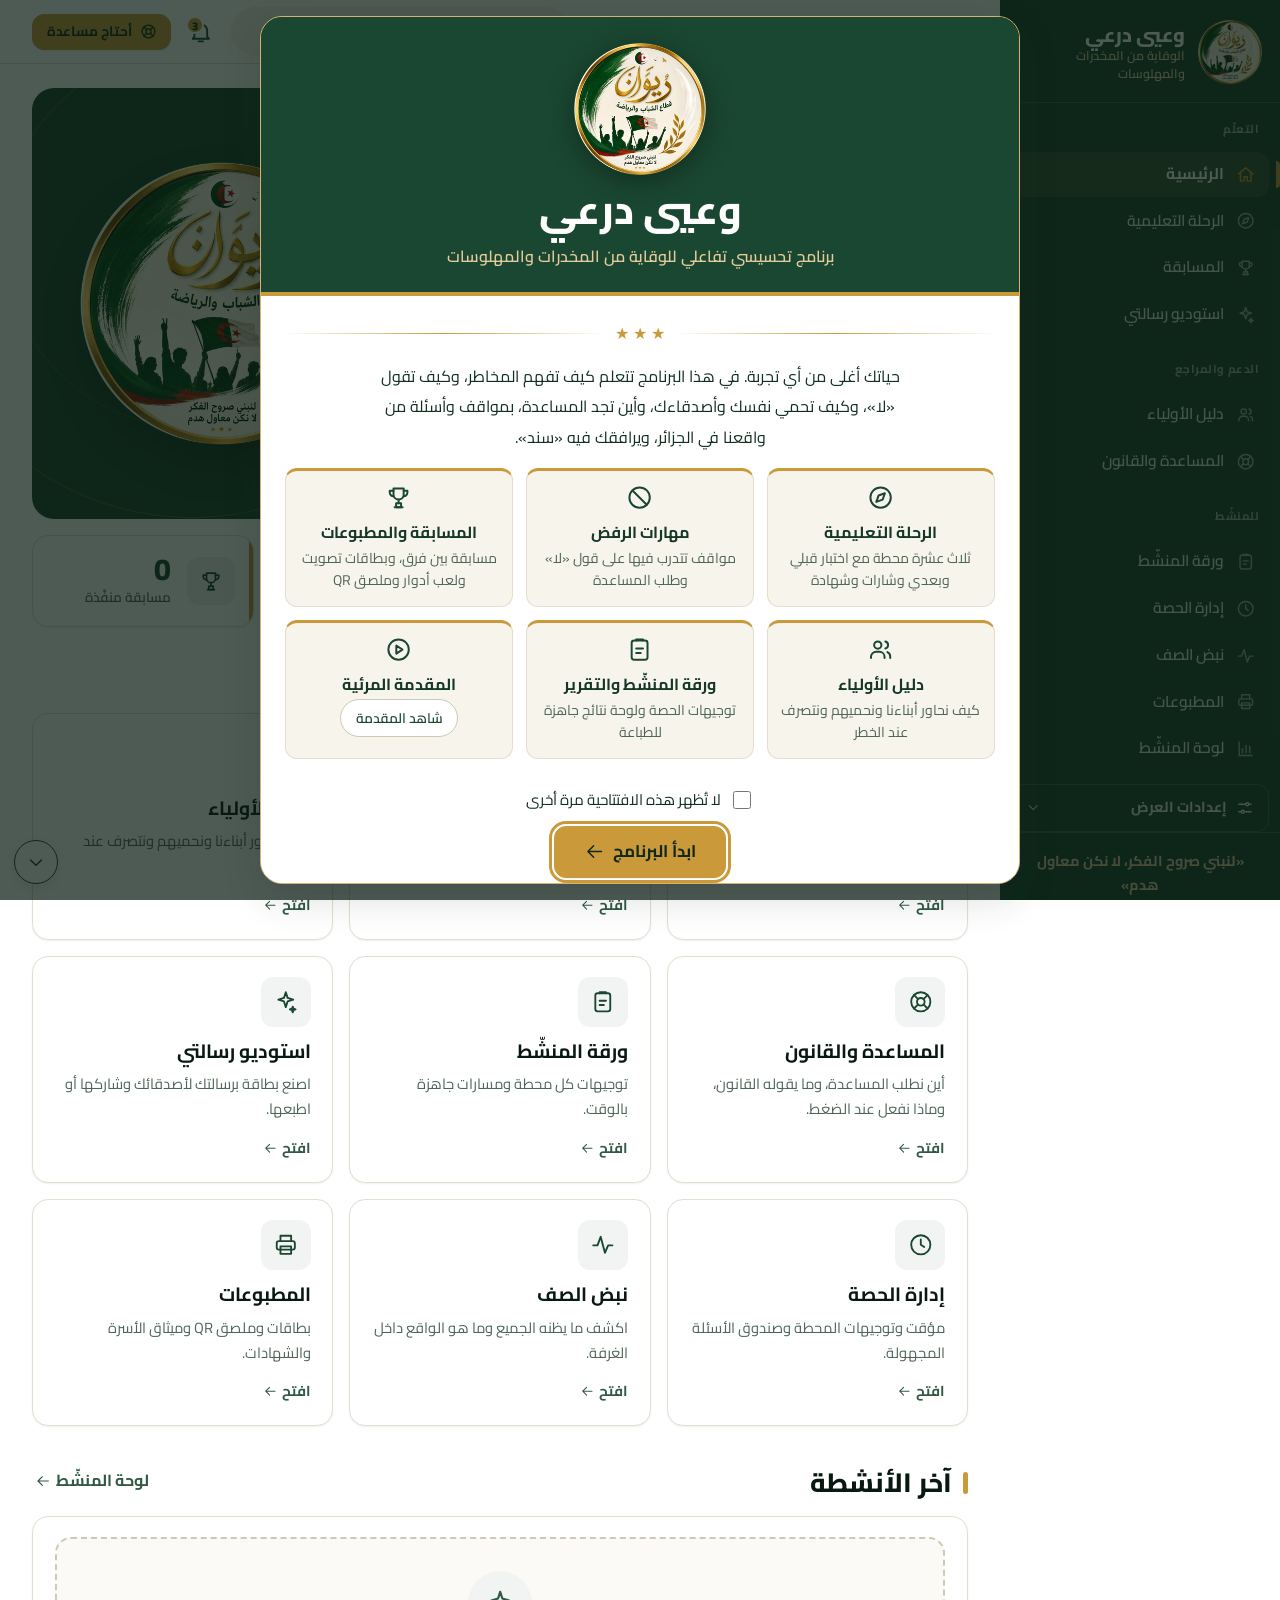
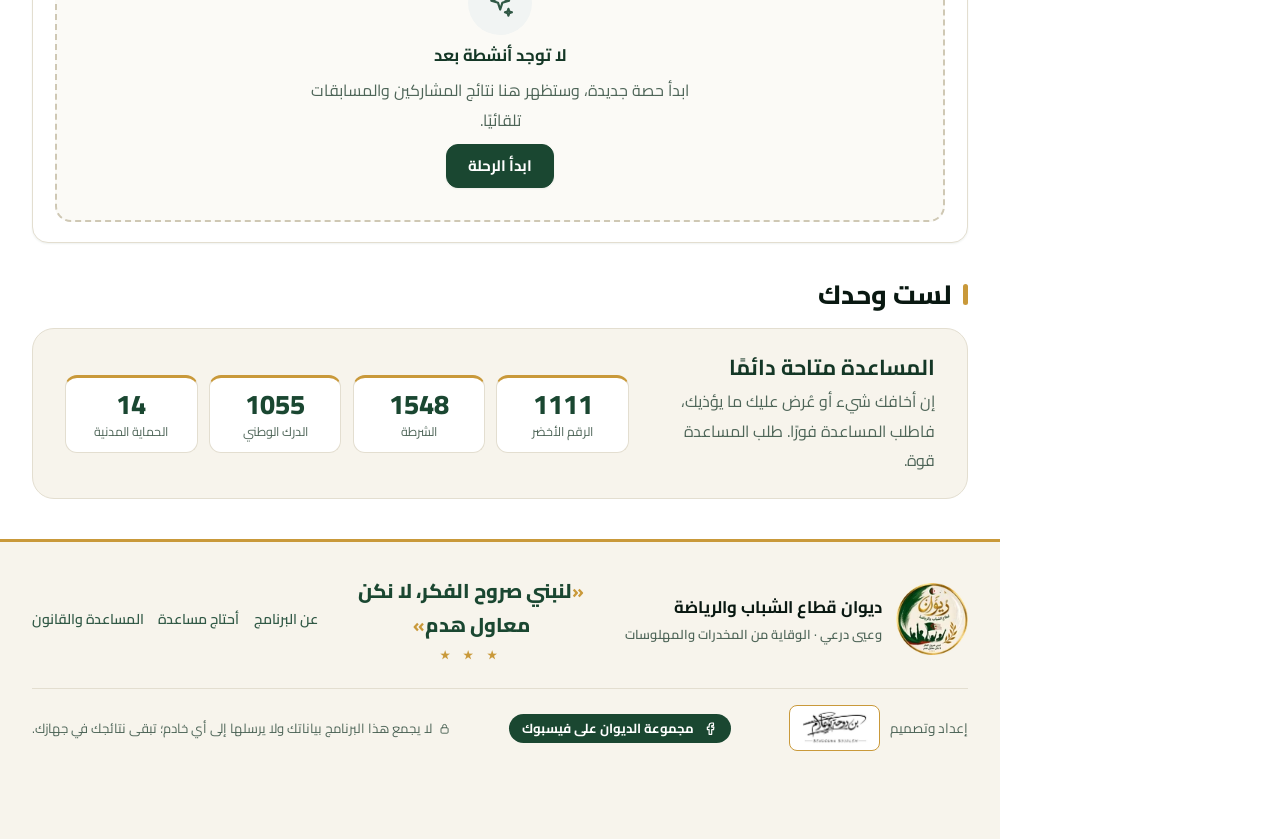
<file: index.html>
<!DOCTYPE html>
<html lang="ar" dir="rtl">
<head>
<meta charset="utf-8">
<meta name="viewport" content="width=device-width, initial-scale=1, viewport-fit=cover">
<title>وعيي درعي — الوقاية من المخدرات والمهلوسات</title>
<meta name="description" content="برنامج تحسيسي تفاعلي للوقاية من المخدرات والمهلوسات، موجّه للأطفال والشباب، من ديوان قطاع الشباب والرياضة.">
<meta name="theme-color" content="#1a4731">
<meta property="og:type" content="website">
<meta property="og:locale" content="ar_DZ">
<meta property="og:title" content="وعيي درعي — الوقاية من المخدرات والمهلوسات">
<meta property="og:description" content="رحلة تفاعلية من 13 محطة، واختبار قبلي وبعدي، ومسابقة بين الفرق، وميثاق للأسرة، وشهادة.">
<meta property="og:url" content="https://antaraabsi-svg.github.io/drugs-prevention/">
<meta property="og:image" content="https://antaraabsi-svg.github.io/drugs-prevention/assets/img/og.jpg">
<meta property="og:image:width" content="1200">
<meta property="og:image:height" content="630">
<meta name="twitter:card" content="summary_large_image">
<link rel="icon" type="image/png" sizes="32x32" href="assets/img/favicon-32.png">
<link rel="apple-touch-icon" href="assets/img/apple-touch-icon.png">
<!--PWA-HEAD--><link rel="manifest" href="manifest.webmanifest"><!--/PWA-HEAD-->
<link rel="preconnect" href="https://fonts.googleapis.com">
<link rel="preconnect" href="https://fonts.gstatic.com" crossorigin>
<link href="https://fonts.googleapis.com/css2?family=Cairo:wght@400;600;700;800&display=swap" rel="stylesheet">
<link rel="stylesheet" href="assets/css/tokens.css">
<link rel="stylesheet" href="assets/css/base.css">
<link rel="stylesheet" href="assets/css/layout.css">
<link rel="stylesheet" href="assets/css/components.css">
<link rel="stylesheet" href="assets/css/pages.css">
<link rel="stylesheet" href="assets/css/print.css">
</head>
<body>
<a class="skip" href="#app">تخطَّ إلى المحتوى</a>

<div class="app">
  <!-- ========== الشريط الجانبي ========== -->
  <aside class="sidebar" id="sidebar" aria-label="القائمة الرئيسية">
    <a class="sb-brand" href="#" data-act="mode" data-v="home" aria-label="الصفحة الرئيسية">
      <img src="assets/img/logo-96.webp" srcset="assets/img/logo-96.webp 1x, assets/img/logo-192.webp 2x" width="64" height="64" alt="شعار ديوان قطاع الشباب والرياضة">
      <span><b>وعيي درعي</b><small>الوقاية من المخدرات والمهلوسات</small></span>
    </a>
    <div class="sb-label">التعلّم</div>
    <nav class="sb-nav" aria-label="التعلّم">
      <button class="nav-item" id="tHome" data-act="mode" data-v="home" aria-pressed="true"><svg class="ic" aria-hidden="true"><use href="#i-home"/></svg>الرئيسية</button>
      <button class="nav-item" id="tProg" data-act="mode" data-v="prog" aria-pressed="false"><svg class="ic" aria-hidden="true"><use href="#i-compass"/></svg>الرحلة التعليمية</button>
      <button class="nav-item" id="tCt" data-act="mode" data-v="contest" aria-pressed="false"><svg class="ic" aria-hidden="true"><use href="#i-trophy"/></svg>المسابقة</button>
      <button class="nav-item" id="tStudio" data-act="mode" data-v="studio" aria-pressed="false"><svg class="ic" aria-hidden="true"><use href="#i-sparkle"/></svg>استوديو رسالتي</button>
    </nav>
    <div class="sb-label">الدعم والمراجع</div>
    <nav class="sb-nav" aria-label="الدعم والمراجع">
      <button class="nav-item" id="tPar" data-act="mode" data-v="parents" aria-pressed="false"><svg class="ic" aria-hidden="true"><use href="#i-users"/></svg>دليل الأولياء</button>
      <button class="nav-item" id="tRef" data-act="mode" data-v="ref" aria-pressed="false"><svg class="ic" aria-hidden="true"><use href="#i-life-buoy"/></svg>المساعدة والقانون</button>
    </nav>
    <div class="sb-label">للمنشّط</div>
    <nav class="sb-nav" aria-label="للمنشّط">
      <button class="nav-item" id="tFac" data-act="mode" data-v="fac" aria-pressed="false"><svg class="ic" aria-hidden="true"><use href="#i-clipboard"/></svg>ورقة المنشّط</button>
      <button class="nav-item" id="tLive" data-act="mode" data-v="live" aria-pressed="false"><svg class="ic" aria-hidden="true"><use href="#i-clock"/></svg>إدارة الحصة</button>
      <button class="nav-item" id="tPulse" data-act="mode" data-v="pulse" aria-pressed="false"><svg class="ic" aria-hidden="true"><use href="#i-activity"/></svg>نبض الصف</button>
      <button class="nav-item" id="tKit" data-act="mode" data-v="kit" aria-pressed="false"><svg class="ic" aria-hidden="true"><use href="#i-printer"/></svg>المطبوعات</button>
      <button class="nav-item" id="tRep" data-act="mode" data-v="report" aria-pressed="false"><svg class="ic" aria-hidden="true"><use href="#i-chart"/></svg>لوحة المنشّط</button>
    </nav>
    <details class="sb-tools">
      <summary><svg class="ic" aria-hidden="true"><use href="#i-sliders"/></svg>إعدادات العرض<svg class="ic chev sm" aria-hidden="true"><use href="#i-chevron-d"/></svg></summary>
      <div class="optb" role="group" aria-label="خيارات العرض">
        <button class="pill" id="bAbout" data-act="spopen" title="عرض الافتتاحية">عن البرنامج</button>
        <button class="pill" id="bDz" data-act="tg" data-k="dz" aria-pressed="false" title="عرض رسائل المحادثة بالدارجة الجزائرية">الدارجة</button>
        <button class="pill" id="bSnd" data-act="tg" data-k="snd" aria-pressed="false">الصوت</button>
        <button class="pill" id="bShuf" data-act="tg" data-k="shuf" aria-pressed="true" title="خلط ترتيب الأسئلة والخيارات">ترتيب عشوائي</button>
        <button class="pill" id="bHc" data-act="tg" data-k="hc" aria-pressed="false">تباين عالٍ</button>
        <button class="pill" id="bFn" data-act="tg" data-k="fnotes" aria-pressed="false">ملاحظات المنشّط</button>
        <button class="pill" id="bStage" data-act="tg" data-k="stage" aria-pressed="false" title="تكبير الخط للعرض أمام المجموعة">وضع العرض</button>
        <button class="pill" id="bFsm" data-act="fs" data-d="-1" aria-label="تصغير الخط" title="تصغير الخط">أ−</button>
        <button class="pill" id="bFsp" data-act="fs" data-d="1" aria-label="تكبير الخط" title="تكبير الخط">أ+</button>
        <button class="pill" id="bReset"><svg class="ic sm" aria-hidden="true"><use href="#i-refresh"/></svg>إعادة البدء</button>
      </div>
    </details>
    <div class="sb-foot">
      <q>لنبني صروح الفكر، لا نكن معاول هدم</q>
      <div class="stars" aria-hidden="true">★ ★ ★</div>
    </div>
  </aside>
  <div class="drawer-back" id="drawerBack" data-act="drawer" aria-hidden="true"></div>

  <!-- ========== العمود الرئيسي ========== -->
  <div class="main-col">
    <header class="topbar">
      <button class="icon-btn menu-btn" id="menuBtn" data-act="drawer" aria-label="فتح القائمة" aria-controls="sidebar" aria-expanded="false"><svg class="ic lg" aria-hidden="true"><use href="#i-menu"/></svg></button>
      <img class="tb-logo" src="assets/img/logo-96.webp" width="40" height="40" alt="">
      <nav class="crumbs" id="crumbs" aria-label="مسار التنقل"></nav>
      <span class="tb-space"></span>
      <div class="tb-actions">
        <div class="search" id="gsWrap" role="search">
          <button class="icon-btn gs-toggle" type="button" data-act="gstoggle" aria-label="بحث" aria-expanded="false"><svg class="ic lg" aria-hidden="true"><use href="#i-search"/></svg></button>
          <svg class="ic" aria-hidden="true"><use href="#i-search"/></svg>
          <input type="search" id="gs" data-act="gsq" placeholder="ابحث في البرنامج…" aria-label="بحث في البرنامج" autocomplete="off">
          <div class="search-res" id="gsRes" hidden></div>
        </div>
        <div class="nf-wrap">
          <button class="icon-btn" id="nfBtn" data-act="nf" aria-label="الإشعارات" aria-expanded="false"><svg class="ic lg" aria-hidden="true"><use href="#i-bell"/></svg><span class="nf-dot" id="nfDot" hidden>0</span></button>
          <div class="nf-panel" id="nfPanel" hidden></div>
        </div>
        <button class="btn gold sm" data-act="hpopen"><svg class="ic" aria-hidden="true"><use href="#i-life-buoy"/></svg><span class="btn-label">أحتاج مساعدة</span></button>
      </div>
    </header>

    <main class="page">
      <nav class="track-wrap" aria-label="محطات الرحلة"><div class="track" id="track"></div></nav>
      <section id="app" aria-live="polite" tabindex="-1">
        <div class="skeleton sk-title"></div><div class="skeleton sk-line"></div><div class="skeleton sk-line" style="width:70%"></div><div class="skeleton sk-block"></div>
      </section>
    </main>

    <footer class="site-footer">
      <div class="sf-in">
        <div class="sf-brand">
          <img src="assets/img/logo-96.webp" srcset="assets/img/logo-96.webp 1x, assets/img/logo-192.webp 2x" width="72" height="72" alt="شعار ديوان قطاع الشباب والرياضة">
          <div><b>ديوان قطاع الشباب والرياضة</b><small>وعيي درعي · الوقاية من المخدرات والمهلوسات</small></div>
        </div>
        <div class="sf-slogan"><q>لنبني صروح الفكر، لا نكن معاول هدم</q><span class="stars" aria-hidden="true">★ ★ ★</span></div>
        <div class="sf-links">
          <a href="#" data-act="spopen">عن البرنامج</a>
          <a href="#" data-act="hpopen">أحتاج مساعدة</a>
          <a href="#" data-act="mode" data-v="ref">المساعدة والقانون</a>
        </div>
        <div class="sf-sig">
          <div class="made"><span>إعداد وتصميم</span><img class="sigsm" src="assets/img/signature.jpg" alt="توقيع بن دوحة بوعلام"></div>
          <a class="fbbtn sm" href="https://www.facebook.com/groups/www.diwan.js1236" target="_blank" rel="noopener noreferrer" aria-label="مجموعة ديوان قطاع الشباب والرياضة على فيسبوك"><svg class="ic fbi" aria-hidden="true"><use href="#i-facebook"/></svg><span>مجموعة الديوان على فيسبوك</span></a>
          <div class="priv"><svg class="ic sm" aria-hidden="true"><use href="#i-lock"/></svg>لا يجمع هذا البرنامج بياناتك ولا يرسلها إلى أي خادم؛ تبقى نتائجك في جهازك.</div>
        </div>
      </div>
    </footer>
  </div>
</div>

<!-- ========== فيديو المدخل ========== -->
<div class="vintro" id="vintro" role="dialog" aria-modal="true" aria-label="فيديو افتتاحي" hidden>
 <video id="vvid" playsinline webkit-playsinline preload="auto"></video>
 <button class="vi-btn" id="vsnd" data-act="vsound" hidden><svg class="ic" aria-hidden="true"><use href="#i-volume"/></svg>تشغيل الصوت</button>
 <button class="vi-btn" id="vskip" data-act="vskip">تخطّي المقدمة<svg class="ic" aria-hidden="true"><use href="#i-chevron-l"/></svg></button>
</div>

<!-- ========== شاشة الدخول (الافتتاحية) ========== -->
<div class="modal" id="splash" role="dialog" aria-modal="true" aria-labelledby="spT" hidden>
 <div class="modal-card">
  <div class="modal-head">
   <img class="m-logo" src="assets/img/logo-256.webp" width="132" height="132" alt="شعار ديوان قطاع الشباب والرياضة">
   <h2 id="spT">وعيي درعي</h2>
   <p>برنامج تحسيسي تفاعلي للوقاية من المخدرات والمهلوسات</p>
  </div>
  <div class="modal-body">
   <div class="m-div" aria-hidden="true">★ ★ ★</div>
   <p class="m-p">حياتك أغلى من أي تجربة. في هذا البرنامج تتعلم كيف تفهم المخاطر، وكيف تقول «لا»، وكيف تحمي نفسك وأصدقاءك، وأين تجد المساعدة، بمواقف وأسئلة من واقعنا في الجزائر، ويرافقك فيه «سند».</p>
   <div class="m-grid">
    <div class="m-it"><svg class="ic" aria-hidden="true"><use href="#i-compass"/></svg><b>الرحلة التعليمية</b><span>ثلاث عشرة محطة مع اختبار قبلي وبعدي وشارات وشهادة</span></div>
    <div class="m-it"><svg class="ic" aria-hidden="true"><use href="#i-ban"/></svg><b>مهارات الرفض</b><span>مواقف تتدرب فيها على قول «لا» وطلب المساعدة</span></div>
    <div class="m-it"><svg class="ic" aria-hidden="true"><use href="#i-trophy"/></svg><b>المسابقة والمطبوعات</b><span>مسابقة بين فرق، وبطاقات تصويت ولعب أدوار وملصق QR</span></div>
    <div class="m-it"><svg class="ic" aria-hidden="true"><use href="#i-users"/></svg><b>دليل الأولياء</b><span>كيف نحاور أبناءنا ونحميهم ونتصرف عند الخطر</span></div>
    <div class="m-it"><svg class="ic" aria-hidden="true"><use href="#i-clipboard"/></svg><b>ورقة المنشّط والتقرير</b><span>توجيهات الحصة ولوحة نتائج جاهزة للطباعة</span></div>
    <div class="m-it"><svg class="ic" aria-hidden="true"><use href="#i-play"/></svg><b>المقدمة المرئية</b><span><button class="pill" data-act="invopen">شاهد المقدمة</button></span></div>
   </div>
   <div class="m-foot">
   <label class="m-chk"><input type="checkbox" id="spNo"> لا تُظهر هذه الافتتاحية مرة أخرى</label>
   <div class="m-act"><button class="btn gold lg" id="spGo" data-act="spclose">ابدأ البرنامج<svg class="ic" aria-hidden="true"><use href="#i-arrow-l"/></svg></button></div>
   </div>
   <div class="m-sig"><span>إعداد وتصميم</span><img class="sigsm" src="assets/img/signature.jpg" alt="توقيع بن دوحة بوعلام"></div>
  </div>
 </div>
</div>

<!-- ========== نافذة «أحتاج مساعدة» ========== -->
<button class="fab" id="fab" data-act="hpopen" aria-label="أحتاج مساعدة"><svg class="ic lg" aria-hidden="true"><use href="#i-life-buoy"/></svg><span class="fabt">أحتاج مساعدة</span></button>
<div class="modal help" id="helpdlg" role="dialog" aria-modal="true" aria-labelledby="hpT" hidden>
 <div class="modal-card sm">
  <button class="modal-x" id="hpX" data-act="hpclose" aria-label="إغلاق"><svg class="ic" aria-hidden="true"><use href="#i-x"/></svg></button>
  <div class="modal-head"><h2 id="hpT" style="font-size:1.8rem">أحتاج مساعدة</h2><p>إذا أخافك شيء أو عُرض عليك ما يؤذيك فأنت لست وحدك</p></div>
  <div class="modal-body">
   <ol class="hpsteps"><li><b>ارفض.</b> قل «لا» بوضوح، ولا تأخذ ولا تجرّب شيئًا.</li><li><b>ابتعد.</b> غادر المكان إلى مكان فيه كبار.</li><li><b>أخبر.</b> تحدث فورًا إلى شخص بالغ تثق به: أحد الوالدين أو المعلم أو المرشد.</li><li><b>بلّغ.</b> اتصل بالجهات المختصة، وفي الحالات الطارئة اتصل بالحماية المدنية.</li></ol>
   <div class="hpnums"><a href="tel:1111"><b>1111</b><span>الرقم الأخضر (مجاني، ليلًا ونهارًا)</span></a><a href="tel:1548"><b>1548</b><span>الشرطة</span></a><a href="tel:1055"><b>1055</b><span>الدرك الوطني</span></a><a href="tel:14"><b>14</b><span>الحماية المدنية (الحالات الطارئة)</span></a></div>
   <p class="hpnote">طلب المساعدة قوة، والعلاج المبكر ينجح.</p>
  </div>
 </div>
</div>

<!-- ========== عناصر عائمة ========== -->
<nav class="fnav" id="fnav" aria-label="التنقل بين المحطات" hidden><button id="fnPrev" data-act="prev"><svg class="ic sm" aria-hidden="true"><use href="#i-chevron-r"/></svg>السابق</button><span class="fnp" id="fnPos"></span><button id="fnNext" data-act="next">التالي<svg class="ic sm" aria-hidden="true"><use href="#i-chevron-l"/></svg></button></nav>
<div class="ctboard" id="ctboard" role="dialog" aria-modal="true" aria-label="الترتيب المباشر" hidden></div>
<div class="scrl" id="scrl"><button id="sUp" data-act="stop" aria-label="إلى أعلى الصفحة" title="إلى الأعلى" hidden><svg class="ic" aria-hidden="true"><use href="#i-chevron-u"/></svg></button><button id="sDn" data-act="sbot" aria-label="إلى أسفل الصفحة" title="إلى الأسفل" hidden><svg class="ic" aria-hidden="true"><use href="#i-chevron-d"/></svg></button></div>
<div class="toast" id="toast" role="status" aria-live="polite" hidden></div>
<div id="printcert"></div><div id="printkit"></div>

<script src="assets/js/icons.js"></script>
<script src="assets/js/qr.js"></script>
<script src="assets/js/data.js"></script>
<script src="assets/js/app.js"></script>
<!--PWA-REG--><script src="assets/js/pwa.js"></script><!--/PWA-REG-->
</body>
</html>
</file>
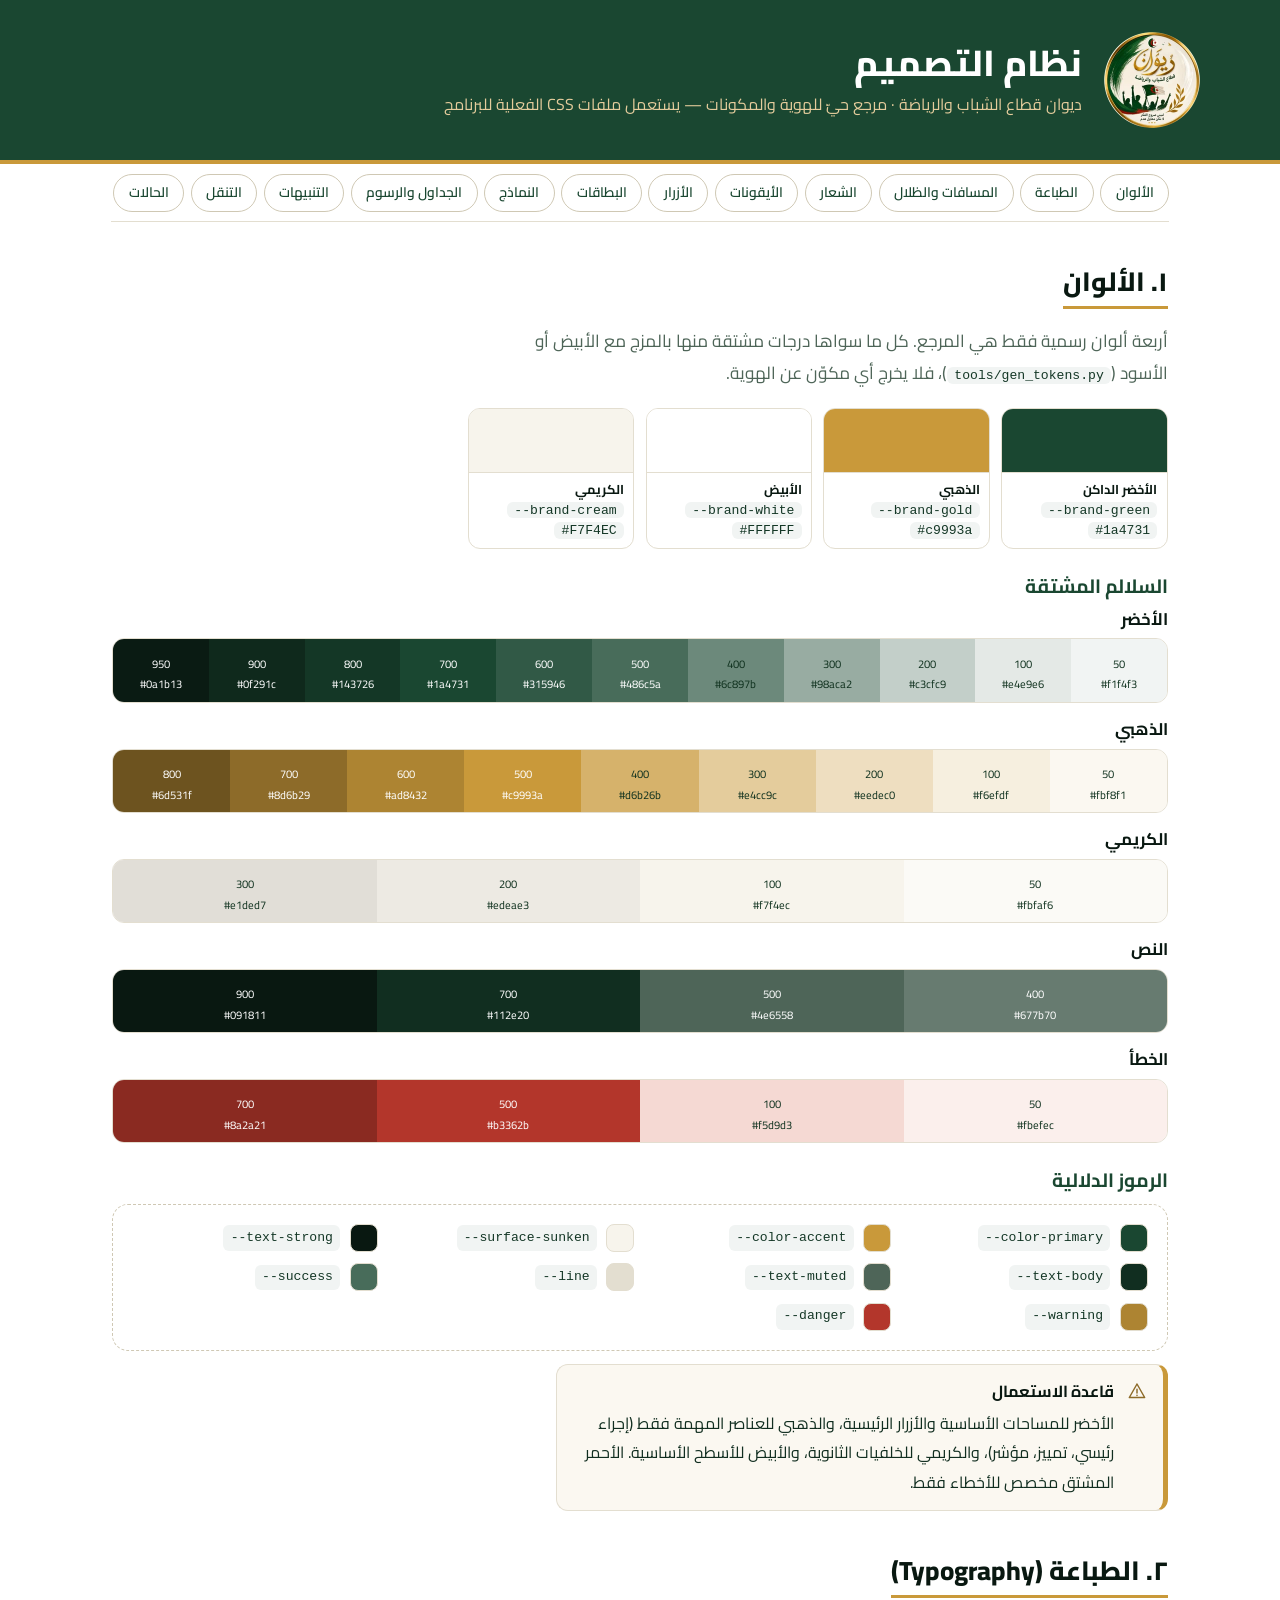
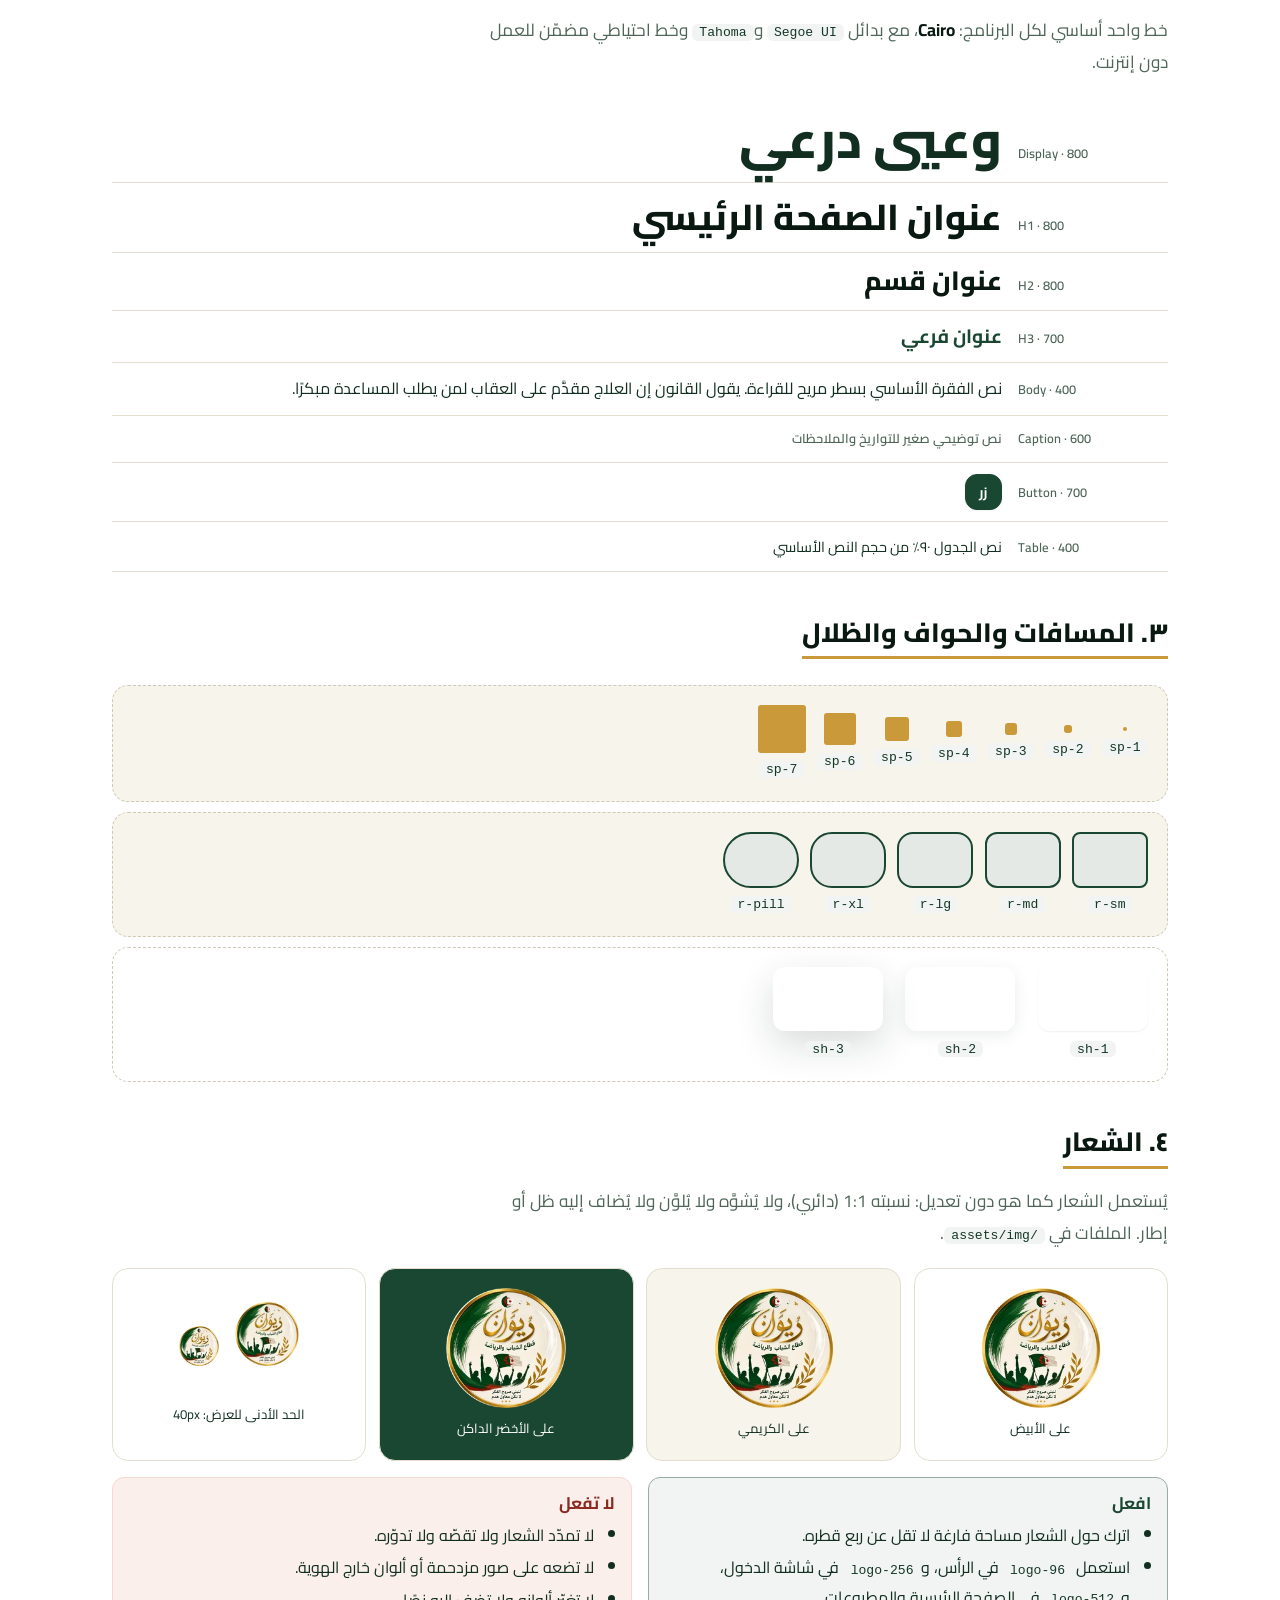
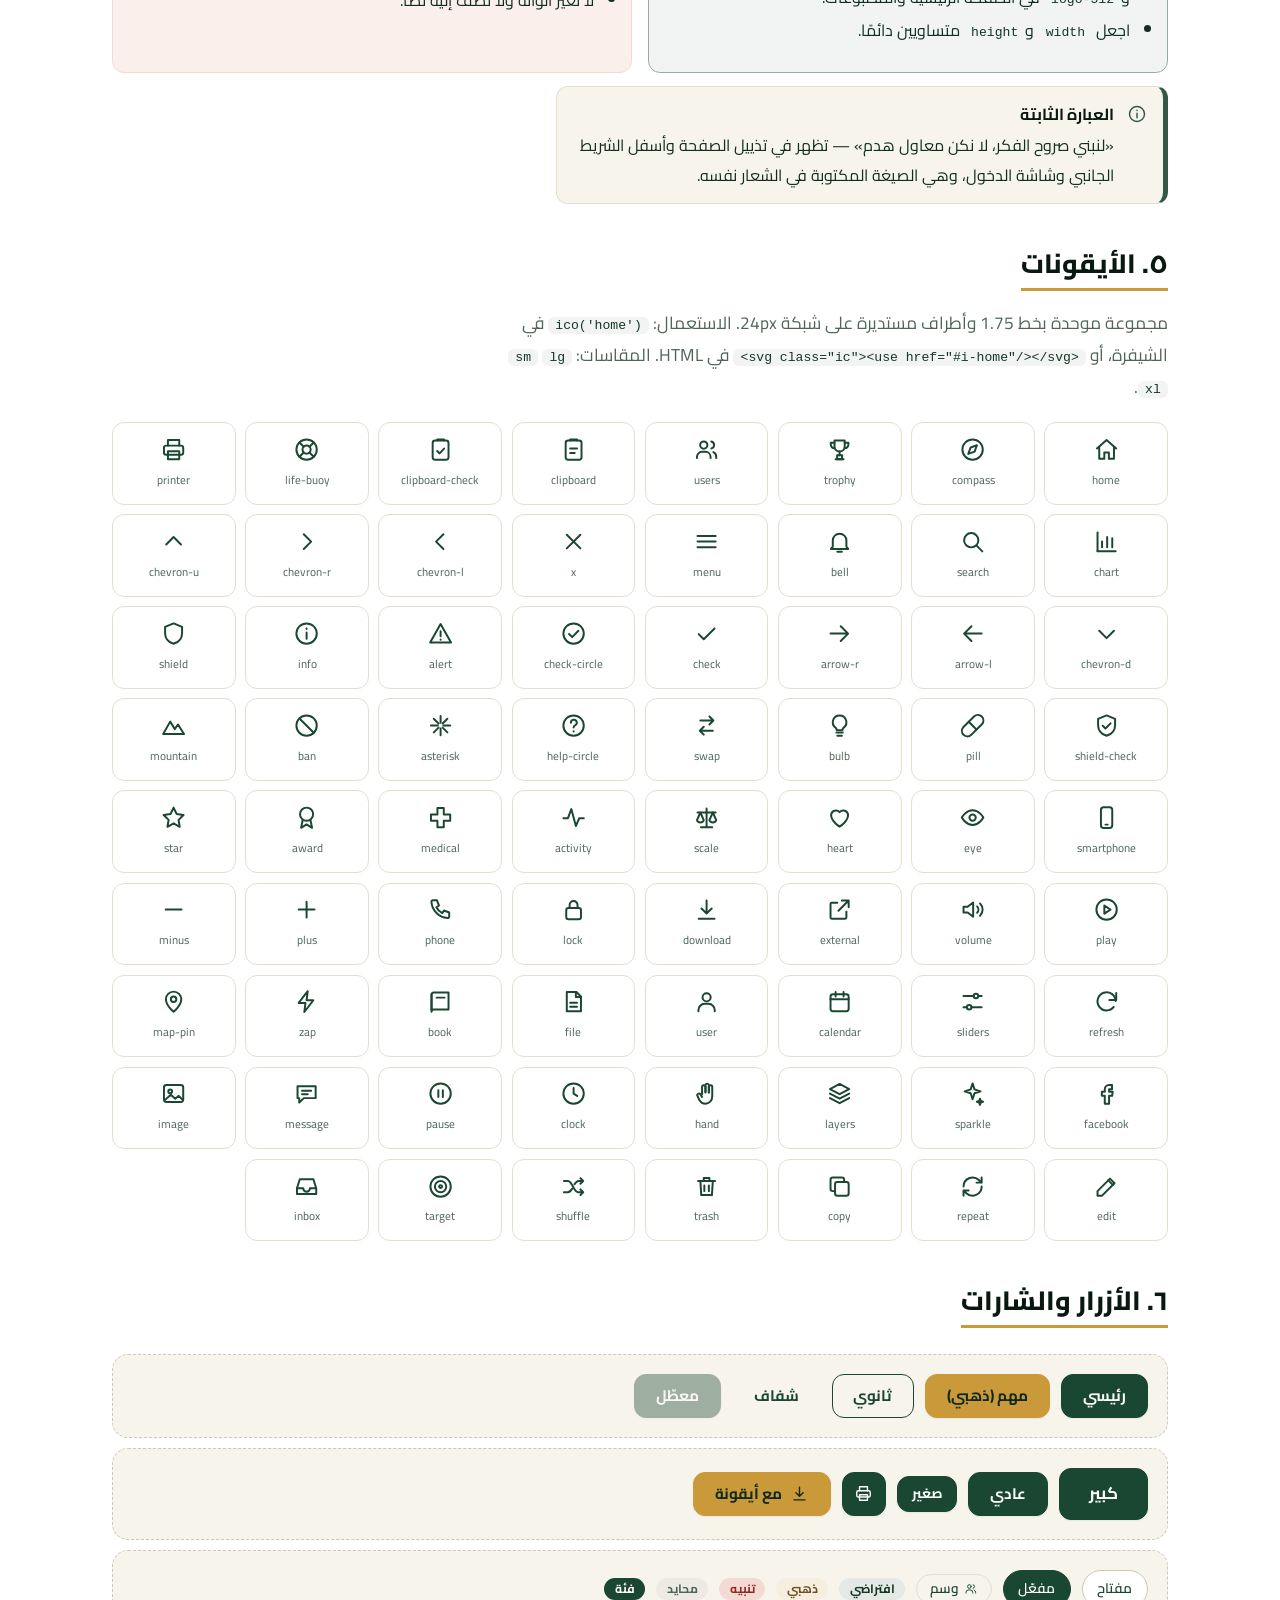
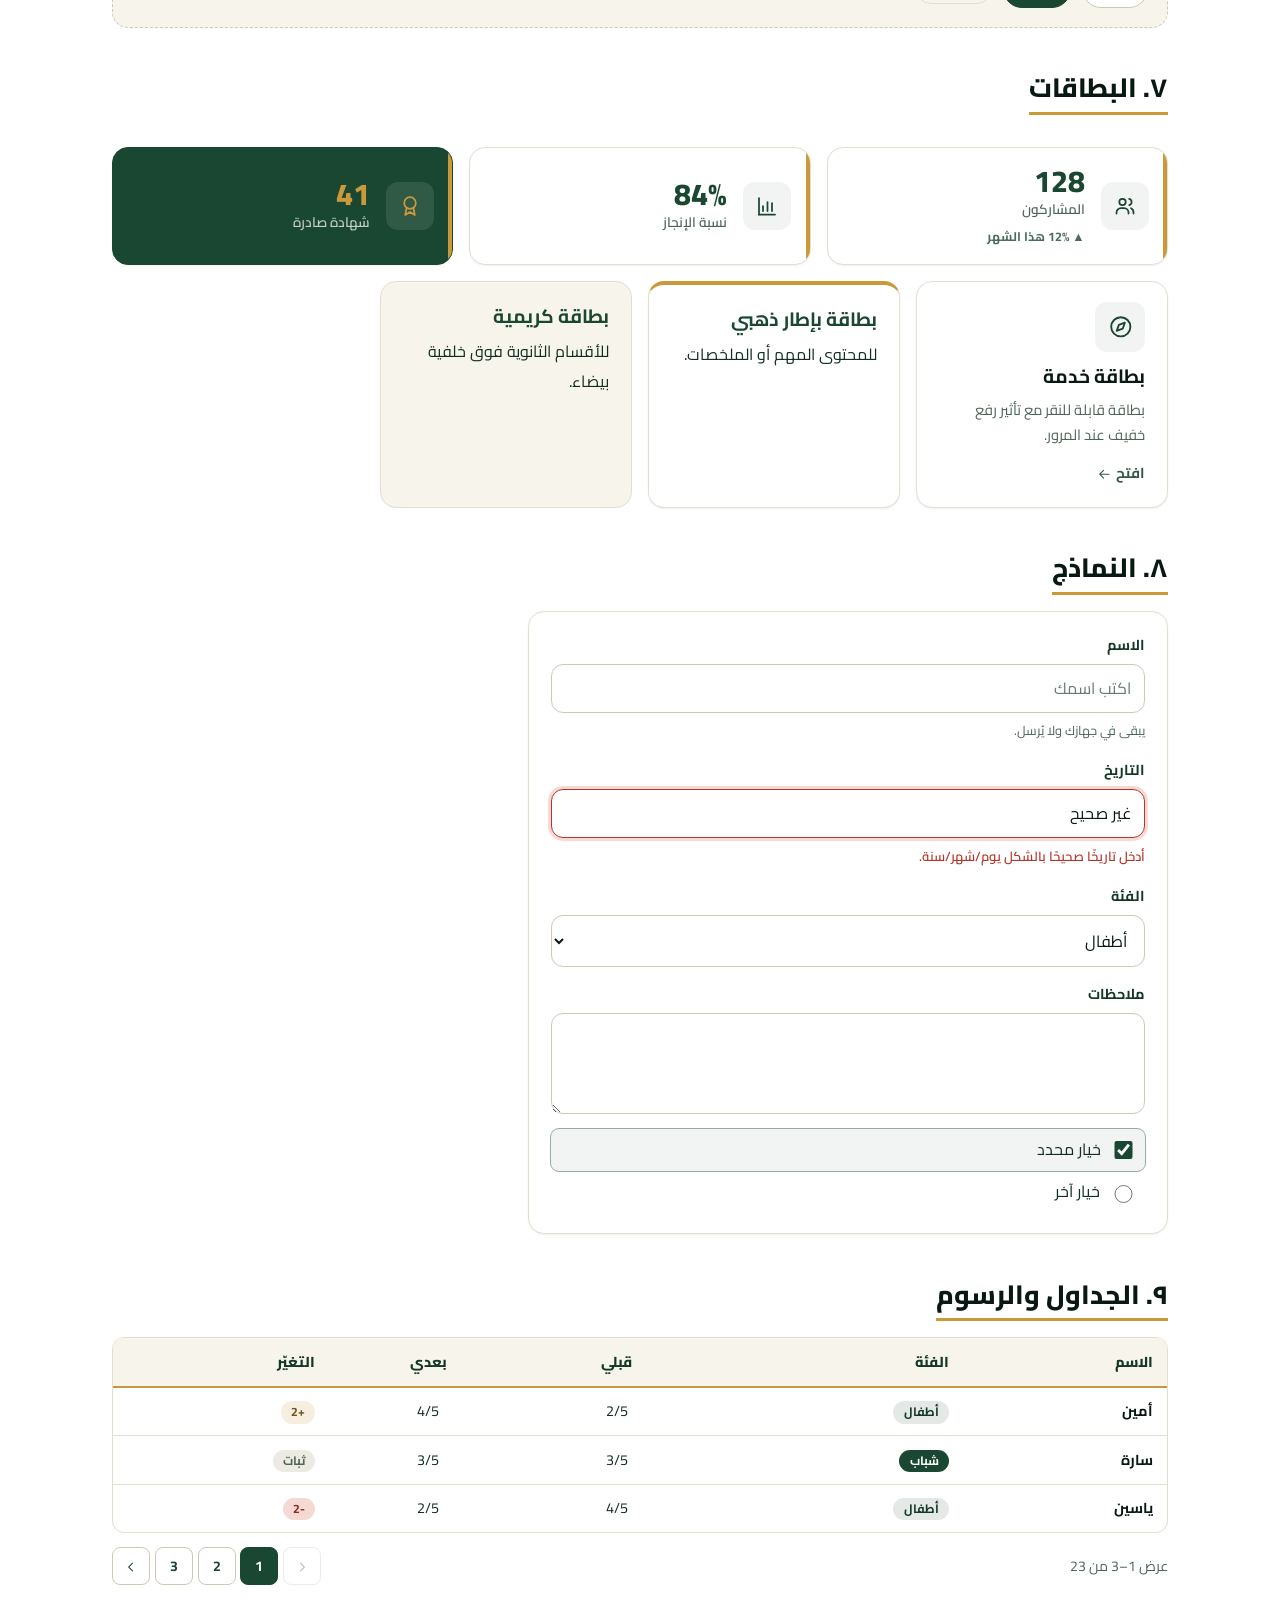
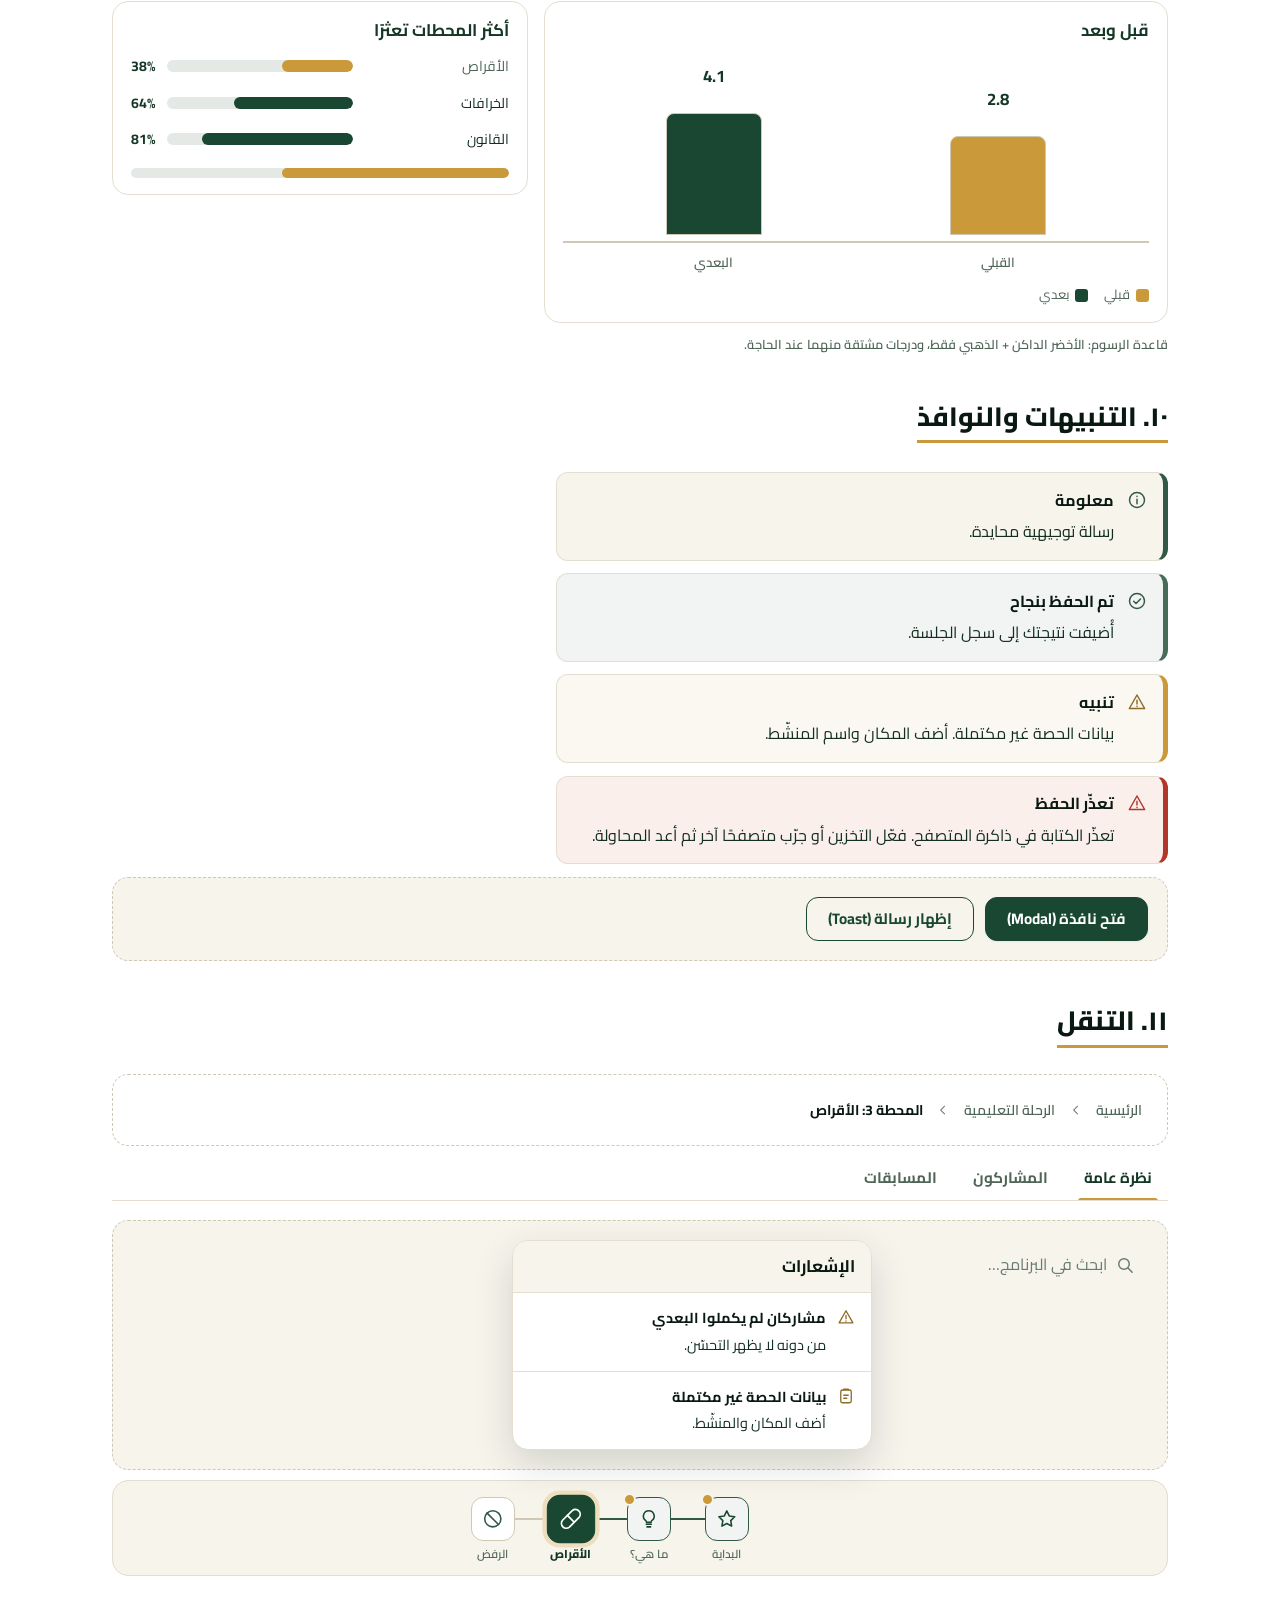
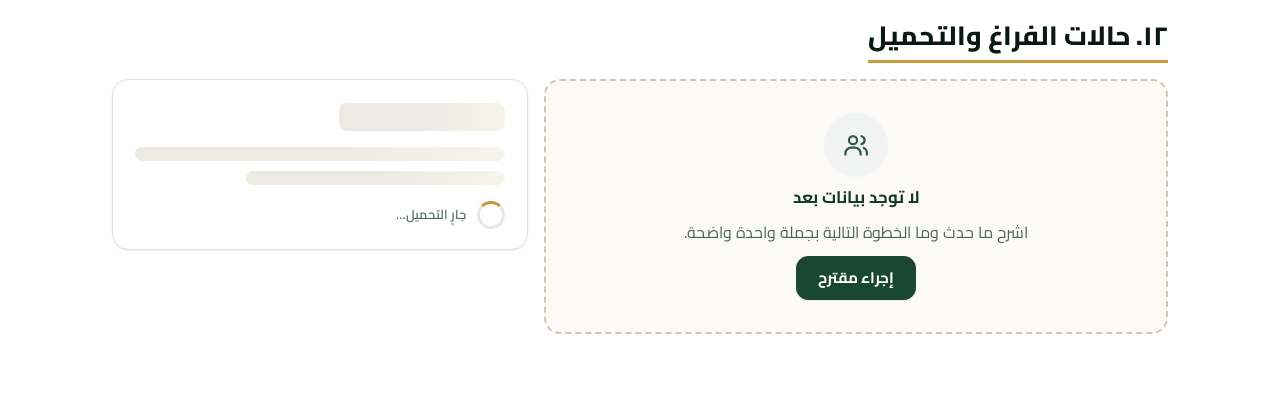
<file: design-system.html>
<!DOCTYPE html>
<html lang="ar" dir="rtl">
<head>
<meta charset="utf-8">
<meta name="viewport" content="width=device-width, initial-scale=1">
<title>نظام التصميم — ديوان قطاع الشباب والرياضة</title>
<meta name="robots" content="noindex">
<link rel="icon" type="image/png" href="assets/img/favicon-32.png">
<link href="https://fonts.googleapis.com/css2?family=Cairo:wght@400;600;700;800&display=swap" rel="stylesheet">
<link rel="stylesheet" href="assets/css/tokens.css">
<link rel="stylesheet" href="assets/css/base.css">
<link rel="stylesheet" href="assets/css/layout.css">
<link rel="stylesheet" href="assets/css/components.css">
<link rel="stylesheet" href="assets/css/pages.css">
<style>
 .ds{max-width:1120px;margin:0 auto;padding:0 clamp(1rem,3vw,2rem) 4rem}
 .ds-hero{background:var(--brand-green);color:#fff;padding:2rem clamp(1rem,3vw,2rem);border-bottom:4px solid var(--brand-gold)}
 .ds-hero .in{max-width:1120px;margin:0 auto;display:flex;align-items:center;gap:1.4rem;flex-wrap:wrap}
 .ds-hero img{width:96px;height:96px}.ds-hero h1{color:#fff;margin:0}.ds-hero p{color:var(--gold-300);margin:.2rem 0 0}
 .ds nav.toc{position:sticky;top:0;z-index:5;background:rgba(255,255,255,.96);border-bottom:1px solid var(--line);padding:.6rem 0;margin:0 -1px 1rem;display:flex;gap:.4rem;flex-wrap:wrap}
 .ds section{margin-top:2.6rem;scroll-margin-top:70px}
 .ds section>h2{padding-bottom:.4rem;border-bottom:3px solid var(--brand-gold);display:inline-block;margin-bottom:1rem}
 .ds .demo{background:var(--surface-sunken);border:1px dashed var(--line-strong);border-radius:var(--r-lg);padding:1.2rem;display:flex;gap:.7rem;flex-wrap:wrap;align-items:center;margin:.6rem 0}
 .ds .demo.col{flex-direction:column;align-items:stretch}.ds .demo.white{background:#fff}
 .ds code{direction:ltr;unicode-bidi:embed;background:var(--green-50);color:var(--green-800);border-radius:6px;padding:.05rem .45rem;font-size:.82rem;font-family:ui-monospace,Menlo,Consolas,monospace}
 .sw-grid{display:grid;grid-template-columns:repeat(auto-fill,minmax(150px,1fr));gap:.7rem}
 .sw{border:1px solid var(--line);border-radius:var(--r-md);overflow:hidden;background:#fff;font-size:.8rem}
 .sw i{display:block;height:64px}.sw div{padding:.45rem .6rem;line-height:1.5}.sw b{display:block;color:var(--text-strong)}
 .scale{display:grid;grid-template-columns:repeat(auto-fit,minmax(70px,1fr));border-radius:var(--r-md);overflow:hidden;border:1px solid var(--line);margin:.4rem 0 .9rem}
 .scale span{display:block;padding:.9rem .3rem .4rem;font-size:.7rem;text-align:center;direction:ltr}
 .type-row{display:grid;grid-template-columns:150px 1fr;gap:1rem;align-items:baseline;padding:.7rem 0;border-bottom:1px solid var(--line)}
 .type-row small{direction:ltr;text-align:start;color:var(--text-muted)}
 .icons-grid{display:grid;grid-template-columns:repeat(auto-fill,minmax(110px,1fr));gap:.6rem}
 .icons-grid div{display:flex;flex-direction:column;align-items:center;gap:.4rem;padding:.8rem .3rem;background:#fff;border:1px solid var(--line);border-radius:var(--r-md);font-size:.72rem;direction:ltr;color:var(--text-muted)}
 .icons-grid .ic{width:1.7rem;height:1.7rem;color:var(--green-700)}
 .logo-box{display:grid;grid-template-columns:repeat(auto-fit,minmax(200px,1fr));gap:.8rem}
 .logo-box>div{display:grid;place-items:center;gap:.5rem;padding:1.2rem;border-radius:var(--r-lg);border:1px solid var(--line);text-align:center;font-size:.82rem}
 .rules{display:grid;grid-template-columns:1fr 1fr;gap:1rem}@media(max-width:700px){.rules{grid-template-columns:1fr}}
 .do,.dont{border-radius:var(--r-md);padding:.8rem 1rem;border:1px solid}.do{background:var(--success-bg);border-color:var(--green-300)}.dont{background:var(--danger-bg);border-color:var(--red-100)}
 .do h4{color:var(--green-700)}.dont h4{color:var(--red-700)}
</style>
</head>
<body>
<header class="ds-hero"><div class="in">
  <img src="assets/img/logo-192.webp" alt="شعار ديوان قطاع الشباب والرياضة">
  <div><h1>نظام التصميم</h1><p>ديوان قطاع الشباب والرياضة · مرجع حيّ للهوية والمكونات — يستعمل ملفات CSS الفعلية للبرنامج</p></div>
</div></header>

<div class="ds">
<nav class="toc" aria-label="فهرس">
  <a class="pill" href="#colors">الألوان</a><a class="pill" href="#type">الطباعة</a><a class="pill" href="#tokens">المسافات والظلال</a><a class="pill" href="#logo">الشعار</a><a class="pill" href="#icons">الأيقونات</a>
  <a class="pill" href="#buttons">الأزرار</a><a class="pill" href="#cards">البطاقات</a><a class="pill" href="#forms">النماذج</a><a class="pill" href="#data">الجداول والرسوم</a><a class="pill" href="#feedback">التنبيهات</a><a class="pill" href="#nav">التنقل</a><a class="pill" href="#states">الحالات</a>
</nav>

<section id="colors"><h2>١. الألوان</h2>
 <p class="lead">أربعة ألوان رسمية فقط هي المرجع. كل ما سواها درجات مشتقة منها بالمزج مع الأبيض أو الأسود (<code>tools/gen_tokens.py</code>)، فلا يخرج أي مكوّن عن الهوية.</p>
 <div class="sw-grid" id="brandSw"></div>
 <h3>السلالم المشتقة</h3>
 <div id="scales"></div>
 <h3>الرموز الدلالية</h3>
 <div class="demo white" id="semSw" style="display:grid;grid-template-columns:repeat(auto-fill,minmax(210px,1fr))"></div>
 <div class="alert warning"><svg class="ic" aria-hidden="true"><use href="#i-alert"/></svg><div><b>قاعدة الاستعمال</b><p>الأخضر للمساحات الأساسية والأزرار الرئيسية، والذهبي للعناصر المهمة فقط (إجراء رئيسي، تمييز، مؤشر)، والكريمي للخلفيات الثانوية، والأبيض للأسطح الأساسية. الأحمر المشتق مخصص للأخطاء فقط.</p></div></div>
</section>

<section id="type"><h2>٢. الطباعة (Typography)</h2>
 <p class="lead">خط واحد أساسي لكل البرنامج: <b>Cairo</b>، مع بدائل <code>Segoe UI</code> و<code>Tahoma</code> وخط احتياطي مضمّن للعمل دون إنترنت.</p>
 <div class="type-row"><small>Display · 800</small><div class="display">وعيي درعي</div></div>
 <div class="type-row"><small>H1 · 800</small><h1>عنوان الصفحة الرئيسي</h1></div>
 <div class="type-row"><small>H2 · 800</small><h2 style="margin:0">عنوان قسم</h2></div>
 <div class="type-row"><small>H3 · 700</small><h3 style="margin:0">عنوان فرعي</h3></div>
 <div class="type-row"><small>Body · 400</small><p style="margin:0">نص الفقرة الأساسي بسطر مريح للقراءة. يقول القانون إن العلاج مقدَّم على العقاب لمن يطلب المساعدة مبكرًا.</p></div>
 <div class="type-row"><small>Caption · 600</small><span class="caption">نص توضيحي صغير للتواريخ والملاحظات</span></div>
 <div class="type-row"><small>Button · 700</small><span><button class="btn sm">زر</button></span></div>
 <div class="type-row"><small>Table · 400</small><span style="font-size:var(--fs-table)">نص الجدول ٩٠٪ من حجم النص الأساسي</span></div>
</section>

<section id="tokens"><h2>٣. المسافات والحواف والظلال</h2>
 <div class="demo" id="spDemo"></div>
 <div class="demo" id="radDemo"></div>
 <div class="demo white" id="shDemo" style="gap:1.4rem"></div>
</section>

<section id="logo"><h2>٤. الشعار</h2>
 <p class="lead">يُستعمل الشعار كما هو دون تعديل: نسبته 1:1 (دائري)، ولا يُشوَّه ولا يُلوَّن ولا يُضاف إليه ظل أو إطار. الملفات في <code>assets/img/</code>.</p>
 <div class="logo-box">
  <div style="background:#fff"><img src="assets/img/logo-192.webp" width="120" height="120" alt="الشعار على خلفية بيضاء"><span>على الأبيض</span></div>
  <div style="background:var(--brand-cream)"><img src="assets/img/logo-192.webp" width="120" height="120" alt="الشعار على خلفية كريمية"><span>على الكريمي</span></div>
  <div style="background:var(--brand-green);color:#fff"><img src="assets/img/logo-192.webp" width="120" height="120" alt="الشعار على خلفية خضراء"><span>على الأخضر الداكن</span></div>
  <div><div style="display:flex;gap:1rem;align-items:flex-end"><img src="assets/img/logo-96.webp" width="64" height="64" alt=""><img src="assets/img/logo-64.webp" width="40" height="40" alt=""></div><span>الحد الأدنى للعرض: 40px</span></div>
 </div>
 <div class="rules" style="margin-top:1rem">
  <div class="do"><h4>افعل</h4><ul><li>اترك حول الشعار مساحة فارغة لا تقل عن ربع قطره.</li><li>استعمل <code>logo-96</code> في الرأس، و<code>logo-256</code> في شاشة الدخول، و<code>logo-512</code> في الصفحة الرئيسية والمطبوعات.</li><li>اجعل <code>width</code> و<code>height</code> متساويين دائمًا.</li></ul></div>
  <div class="dont"><h4>لا تفعل</h4><ul><li>لا تمدّد الشعار ولا تقصّه ولا تدوّره.</li><li>لا تضعه على صور مزدحمة أو ألوان خارج الهوية.</li><li>لا تغيّر ألوانه ولا تضف إليه نصًا.</li></ul></div>
 </div>
 <div class="alert"><svg class="ic" aria-hidden="true"><use href="#i-info"/></svg><div><b>العبارة الثابتة</b><p>«لنبني صروح الفكر، لا نكن معاول هدم» — تظهر في تذييل الصفحة وأسفل الشريط الجانبي وشاشة الدخول، وهي الصيغة المكتوبة في الشعار نفسه.</p></div></div>
</section>

<section id="icons"><h2>٥. الأيقونات</h2>
 <p class="lead">مجموعة موحدة بخط 1.75 وأطراف مستديرة على شبكة 24px. الاستعمال: <code>ico('home')</code> في الشيفرة، أو <code>&lt;svg class="ic"&gt;&lt;use href="#i-home"/&gt;&lt;/svg&gt;</code> في HTML. المقاسات: <code>sm</code> <code>lg</code> <code>xl</code>.</p>
 <div class="icons-grid" id="iconsGrid"></div>
</section>

<section id="buttons"><h2>٦. الأزرار والشارات</h2>
 <div class="demo"><button class="btn">رئيسي</button><button class="btn gold">مهم (ذهبي)</button><button class="btn sec">ثانوي</button><button class="btn ghost">شفاف</button><button class="btn" disabled>معطّل</button></div>
 <div class="demo"><button class="btn lg">كبير</button><button class="btn">عادي</button><button class="btn sm">صغير</button><button class="btn icon" aria-label="طباعة"><svg class="ic" aria-hidden="true"><use href="#i-printer"/></svg></button><button class="btn gold"><svg class="ic" aria-hidden="true"><use href="#i-download"/></svg>مع أيقونة</button></div>
 <div class="demo"><button class="pill">مفتاح</button><button class="pill" aria-pressed="true">مفعّل</button><span class="chip"><svg class="ic sm" aria-hidden="true"><use href="#i-users"/></svg>وسم</span><span class="badge">افتراضي</span><span class="badge gold">ذهبي</span><span class="badge red">تنبيه</span><span class="badge muted">محايد</span><span class="badge solid">فئة</span></div>
</section>

<section id="cards"><h2>٧. البطاقات</h2>
 <div class="stats">
  <div class="stat"><span class="si"><svg class="ic" aria-hidden="true"><use href="#i-users"/></svg></span><div><span class="sv num">128</span><span class="sl2">المشاركون</span><span class="sd">▲ 12% هذا الشهر</span></div></div>
  <div class="stat"><span class="si"><svg class="ic" aria-hidden="true"><use href="#i-chart"/></svg></span><div><span class="sv num">84%</span><span class="sl2">نسبة الإنجاز</span></div></div>
  <div class="stat dark"><span class="si"><svg class="ic" aria-hidden="true"><use href="#i-award"/></svg></span><div><span class="sv num">41</span><span class="sl2">شهادة صادرة</span></div></div>
 </div>
 <div class="svc-grid">
  <button type="button" class="card hover svc"><span class="si"><svg class="ic" aria-hidden="true"><use href="#i-compass"/></svg></span><h3>بطاقة خدمة</h3><p>بطاقة قابلة للنقر مع تأثير رفع خفيف عند المرور.</p><span class="go">افتح<svg class="ic sm" aria-hidden="true"><use href="#i-arrow-l"/></svg></span></button>
  <div class="card accent"><h3>بطاقة بإطار ذهبي</h3><p>للمحتوى المهم أو الملخصات.</p></div>
  <div class="card cream"><h3>بطاقة كريمية</h3><p>للأقسام الثانوية فوق خلفية بيضاء.</p></div>
 </div>
</section>

<section id="forms"><h2>٨. النماذج</h2>
 <div class="card" style="max-width:640px">
  <div class="field"><label for="d1">الاسم</label><input id="d1" placeholder="اكتب اسمك"><span class="hint">يبقى في جهازك ولا يُرسل.</span></div>
  <div class="field err"><label for="d2">التاريخ</label><input id="d2" value="غير صحيح"><span class="errmsg">أدخل تاريخًا صحيحًا بالشكل يوم/شهر/سنة.</span></div>
  <div class="field"><label for="d3">الفئة</label><select id="d3"><option>أطفال</option><option>شباب</option></select></div>
  <div class="field"><label for="d4">ملاحظات</label><textarea id="d4" rows="3"></textarea></div>
  <label class="qo"><input type="checkbox" checked> خيار محدد</label><label class="qo"><input type="radio" name="r"> خيار آخر</label>
 </div>
</section>

<section id="data"><h2>٩. الجداول والرسوم</h2>
 <div class="tblw"><table class="tbl"><thead><tr><th>الاسم</th><th>الفئة</th><th class="num">قبلي</th><th class="num">بعدي</th><th>التغيّر</th></tr></thead><tbody>
  <tr><td><b>أمين</b></td><td><span class="badge">أطفال</span></td><td class="num">2/5</td><td class="num">4/5</td><td><span class="badge gold">+2</span></td></tr>
  <tr><td><b>سارة</b></td><td><span class="badge solid">شباب</span></td><td class="num">3/5</td><td class="num">3/5</td><td><span class="badge muted">ثبات</span></td></tr>
  <tr><td><b>ياسين</b></td><td><span class="badge">أطفال</span></td><td class="num">4/5</td><td class="num">2/5</td><td><span class="badge red">-2</span></td></tr></tbody></table></div>
 <div class="pager"><span>عرض 1–3 من 23</span><nav><button disabled aria-label="السابقة"><svg class="ic sm" aria-hidden="true"><use href="#i-chevron-r"/></svg></button><button aria-current="page">1</button><button>2</button><button>3</button><button aria-label="التالية"><svg class="ic sm" aria-hidden="true"><use href="#i-chevron-l"/></svg></button></nav></div>
 <div class="dash-grid" style="margin-top:1rem">
  <div class="chart"><h4>قبل وبعد</h4><div class="cols-chart"><div class="col"><b>2.8</b><div class="bar o" style="height:55%"></div></div><div class="col"><b>4.1</b><div class="bar g" style="height:82%"></div></div></div><div class="col-lab"><span>القبلي</span><span>البعدي</span></div><div class="legend"><span><i class="i-gold"></i>قبلي</span><span><i class="i-green"></i>بعدي</span></div></div>
  <div class="chart"><h4>أكثر المحطات تعثرًا</h4><div class="hbars"><div class="hb warn"><span>الأقراص</span><div class="pr"><i style="width:38%"></i></div><b>38%</b></div><div class="hb"><span>الخرافات</span><div class="pr"><i style="width:64%"></i></div><b>64%</b></div><div class="hb"><span>القانون</span><div class="pr"><i style="width:81%"></i></div><b>81%</b></div></div><div class="progress gold" style="margin-top:1rem"><i style="width:60%"></i></div></div>
 </div>
 <p class="caption" style="margin-top:.6rem">قاعدة الرسوم: الأخضر الداكن + الذهبي فقط، ودرجات مشتقة منهما عند الحاجة.</p>
</section>

<section id="feedback"><h2>١٠. التنبيهات والنوافذ</h2>
 <div class="alert"><svg class="ic" aria-hidden="true"><use href="#i-info"/></svg><div><b>معلومة</b><p>رسالة توجيهية محايدة.</p></div></div>
 <div class="alert success"><svg class="ic" aria-hidden="true"><use href="#i-check-circle"/></svg><div><b>تم الحفظ بنجاح</b><p>أُضيفت نتيجتك إلى سجل الجلسة.</p></div></div>
 <div class="alert warning"><svg class="ic" aria-hidden="true"><use href="#i-alert"/></svg><div><b>تنبيه</b><p>بيانات الحصة غير مكتملة. أضف المكان واسم المنشّط.</p></div></div>
 <div class="alert danger"><svg class="ic" aria-hidden="true"><use href="#i-alert"/></svg><div><b>تعذّر الحفظ</b><p>تعذّر الكتابة في ذاكرة المتصفح. فعّل التخزين أو جرّب متصفحًا آخر ثم أعد المحاولة.</p></div></div>
 <div class="demo"><button class="btn" id="mOpen">فتح نافذة (Modal)</button><button class="btn sec" id="tOpen">إظهار رسالة (Toast)</button></div>
 <div class="modal" id="mdl" hidden><div class="modal-card sm"><button class="modal-x" id="mClose" aria-label="إغلاق"><svg class="ic" aria-hidden="true"><use href="#i-x"/></svg></button><div class="modal-head"><h2 style="font-size:1.6rem">عنوان النافذة</h2><p>سطر توضيحي</p></div><div class="modal-body"><p>محتوى النافذة. تُغلق بالزر أو بمفتاح Esc.</p><div class="m-act"><button class="btn gold" id="mOk">موافق</button></div></div></div></div>
 <div class="toast" id="tst" hidden>تمّ بنجاح</div>
</section>

<section id="nav"><h2>١١. التنقل</h2>
 <div class="demo col white"><nav class="crumbs" aria-label="مسار"><button type="button">الرئيسية</button><span class="sep"><svg class="ic sm"><use href="#i-chevron-l"/></svg></span><button type="button">الرحلة التعليمية</button><span class="sep"><svg class="ic sm"><use href="#i-chevron-l"/></svg></span><span aria-current="page">المحطة 3: الأقراص</span></nav></div>
 <div class="tabs-ui" role="tablist" id="demoTabs"><button class="tab-ui" role="tab" aria-selected="true">نظرة عامة</button><button class="tab-ui" role="tab" aria-selected="false">المشاركون</button><button class="tab-ui" role="tab" aria-selected="false">المسابقات</button></div>
 <div class="demo" style="gap:1rem;align-items:flex-start">
  <div class="search" style="width:260px"><svg class="ic" aria-hidden="true"><use href="#i-search"/></svg><input type="search" placeholder="ابحث في البرنامج…"></div>
  <div class="nf-wrap" style="width:340px"><div class="nf-panel" style="position:static"><h4>الإشعارات</h4><div class="nf-item"><svg class="ic"><use href="#i-alert"/></svg><div><b>مشاركان لم يكملوا البعدي</b>من دونه لا يظهر التحسّن.</div></div><div class="nf-item"><svg class="ic"><use href="#i-clipboard"/></svg><div><b>بيانات الحصة غير مكتملة</b>أضف المكان والمنشّط.</div></div></div></div>
 </div>
 <div class="track-wrap"><div class="track"><span class="node done"><span class="dot"><svg class="ic"><use href="#i-star"/></svg></span><span>البداية</span></span><span class="node done"><span class="dot"><svg class="ic"><use href="#i-bulb"/></svg></span><span>ما هي؟</span></span><span class="node cur"><span class="dot"><svg class="ic"><use href="#i-pill"/></svg></span><span>الأقراص</span></span><span class="node"><span class="dot"><svg class="ic"><use href="#i-ban"/></svg></span><span>الرفض</span></span><span class="node skip"><span class="dot"><svg class="ic"><use href="#i-eye"/></svg></span><span>العلامات</span></span></div></div>
</section>

<section id="states"><h2>١٢. حالات الفراغ والتحميل</h2>
 <div class="dash-grid">
  <div class="empty"><span class="ei"><svg class="ic"><use href="#i-users"/></svg></span><h4>لا توجد بيانات بعد</h4><p>اشرح ما حدث وما الخطوة التالية بجملة واحدة واضحة.</p><button class="btn">إجراء مقترح</button></div>
  <div class="card"><span class="skeleton sk-title"></span><span class="skeleton sk-line"></span><span class="skeleton sk-line" style="width:70%"></span><div style="display:flex;align-items:center;gap:.7rem;margin-top:1rem"><span class="spinner"></span><span class="caption">جارٍ التحميل…</span></div></div>
 </div>
</section>
</div>

<script src="assets/js/icons.js"></script>
<script>
(function(){
 var cs=getComputedStyle(document.documentElement),$=function(s){return document.querySelector(s)};
 var brand=[['الأخضر الداكن','--brand-green'],['الذهبي','--brand-gold'],['الأبيض','--brand-white'],['الكريمي','--brand-cream']];
 $('#brandSw').innerHTML=brand.map(function(b){var v=cs.getPropertyValue(b[1]).trim();return '<div class="sw"><i style="background:'+v+';border-bottom:1px solid #e3ded0"></i><div><b>'+b[0]+'</b><code>'+b[1]+'</code><br><code>'+v+'</code></div></div>'}).join('');
 var sc=[['green','الأخضر',['50','100','200','300','400','500','600','700','800','900','950']],['gold','الذهبي',['50','100','200','300','400','500','600','700','800']],['cream','الكريمي',['50','100','200','300']],['ink','النص',['400','500','700','900']],['red','الخطأ',['50','100','500','700']]];
 $('#scales').innerHTML=sc.map(function(s){return '<h4>'+s[1]+'</h4><div class="scale">'+s[2].map(function(k){var v=cs.getPropertyValue('--'+s[0]+'-'+k).trim(),n=parseInt(k,10),dark=(s[0]==='green'&&n>=500)||(s[0]==='gold'&&n>=500)||(s[0]==='ink')||(s[0]==='red'&&n>=500);return '<span style="background:'+v+';color:'+(dark?'#fff':'#10321f')+'">'+k+'<br>'+v+'</span>'}).join('')+'</div>'}).join('');
 var sem=['--color-primary','--color-accent','--surface-sunken','--text-strong','--text-body','--text-muted','--line','--success','--warning','--danger'];
 $('#semSw').innerHTML=sem.map(function(k){return '<div style="display:flex;gap:.6rem;align-items:center;font-size:.82rem"><i style="width:28px;height:28px;border-radius:8px;border:1px solid #e3ded0;background:var('+k+')"></i><code>'+k+'</code></div>'}).join('');
 $('#spDemo').innerHTML=[1,2,3,4,5,6,7].map(function(i){return '<div style="text-align:center;font-size:.72rem"><div style="background:var(--brand-gold);width:var(--sp-'+i+');height:var(--sp-'+i+');margin:0 auto .3rem;border-radius:3px"></div><code>sp-'+i+'</code></div>'}).join('');
 $('#radDemo').innerHTML=['sm','md','lg','xl','pill'].map(function(k){return '<div style="text-align:center;font-size:.72rem"><div style="background:var(--green-100);border:2px solid var(--green-700);width:76px;height:56px;margin:0 auto .3rem;border-radius:var(--r-'+k+')"></div><code>r-'+k+'</code></div>'}).join('');
 $('#shDemo').innerHTML=['1','2','3'].map(function(k){return '<div style="text-align:center;font-size:.72rem"><div style="background:#fff;width:110px;height:64px;margin:0 auto .4rem;border-radius:12px;box-shadow:var(--sh-'+k+')"></div><code>sh-'+k+'</code></div>'}).join('');
 var g=$('#iconsGrid');g.innerHTML=Object.keys(ICONS).map(function(n){return '<div>'+ico(n)+'<span>'+n+'</span></div>'}).join('');
 var m=$('#mdl');$('#mOpen').onclick=function(){m.hidden=false};$('#mClose').onclick=$('#mOk').onclick=function(){m.hidden=true};document.addEventListener('keydown',function(e){if(e.key==='Escape')m.hidden=true});
 $('#tOpen').onclick=function(){var t=$('#tst');t.hidden=false;setTimeout(function(){t.hidden=true},1800)};
 [].forEach.call(document.querySelectorAll('#demoTabs .tab-ui'),function(b){b.onclick=function(){[].forEach.call(document.querySelectorAll('#demoTabs .tab-ui'),function(x){x.setAttribute('aria-selected','false')});b.setAttribute('aria-selected','true')}});
})();
</script>
</body>
</html>
</file>
<file: assets/css/tokens.css>
/* =====================================================================
   tokens.css — رموز نظام التصميم (Design Tokens)
   الهوية الرسمية لديوان قطاع الشباب والرياضة
   ملف مولَّد بـ tools/gen_tokens.py — القيم الأساسية الأربع فقط هي المرجع:
   الأخضر الداكن #1a4731 · الذهبي #c9993a · الأبيض #FFFFFF · الكريمي #F7F4EC
   ===================================================================== */
:root{
  /* ---------- 1) ألوان الهوية الأساسية ---------- */
  --brand-green: #1a4731;
  --brand-gold: #c9993a;
  --brand-white: #FFFFFF;
  --brand-cream: #F7F4EC;

  /* ---------- 2) السلالم اللونية المشتقة ---------- */
  --green-50: #f1f4f3;
  --green-100: #e4e9e6;
  --green-200: #c3cfc9;
  --green-300: #98aca2;
  --green-400: #6c897b;
  --green-500: #486c5a;
  --green-600: #315946;
  --green-700: #1a4731;
  --green-800: #143726;
  --green-900: #0f291c;
  --green-950: #0a1b13;
  --gold-50: #fbf8f1;
  --gold-100: #f6efdf;
  --gold-200: #eedec0;
  --gold-300: #e4cc9c;
  --gold-400: #d6b26b;
  --gold-500: #c9993a;
  --gold-600: #ad8432;
  --gold-700: #8d6b29;
  --gold-800: #6d531f;
  --cream-50: #fbfaf6;
  --cream-100: #f7f4ec;
  --cream-200: #edeae3;
  --cream-300: #e1ded7;
  --ink-400: #677b70;
  --ink-500: #4e6558;
  --ink-700: #112e20;
  --ink-900: #091811;
  --red-50: #fbefec;
  --red-100: #f5d9d3;
  --red-500: #b3362b;
  --red-700: #8a2a21;

  /* ---------- 3) الرموز الدلالية (استعملها في المكونات بدل القيم الخام) ---------- */
  --color-primary: var(--brand-green);
  --color-primary-hover: var(--green-800);
  --color-primary-soft: var(--green-50);
  --color-accent: var(--brand-gold);
  --color-accent-hover: var(--gold-600);
  --color-accent-soft: var(--gold-100);
  --surface-page: var(--brand-white);
  --surface-card: var(--brand-white);
  --surface-sunken: var(--brand-cream);
  --surface-strong: var(--brand-green);
  --text-strong: var(--ink-900);
  --text-body: var(--ink-700);
  --text-muted: var(--ink-500);
  --text-on-dark: var(--brand-white);
  --text-on-dark-muted: var(--green-200);
  --text-link: var(--green-600);
  --line: #e3ded0;
  --line-strong: #cfc8b4;
  --line-on-dark: rgba(255,255,255,.14);
  --success: var(--green-500);
  --success-bg: var(--green-50);
  --warning: var(--gold-600);
  --warning-bg: var(--gold-50);
  --danger: var(--red-500);
  --danger-bg: var(--red-50);
  --info: var(--green-600);
  --info-bg: var(--cream-100);
  --focus: var(--gold-500);

  /* ---------- 4) الخط والحجم (خط أساسي واحد) ---------- */
  --font: 'Cairo','Segoe UI',Tahoma,'OfflineAr',Arial,sans-serif;
  --fs-display: clamp(2.25rem, 1.6rem + 2.4vw, 3.25rem);
  --fs-h1: clamp(1.7rem, 1.35rem + 1.2vw, 2.25rem);
  --fs-h2: clamp(1.35rem, 1.2rem + .6vw, 1.65rem);
  --fs-h3: 1.2rem;
  --fs-h4: 1.05rem;
  --fs-body: 1rem;
  --fs-small: .9rem;
  --fs-caption: .8rem;
  --fs-button: .95rem;
  --fs-table: .9rem;
  --fw-regular: 400; --fw-medium: 600; --fw-bold: 700; --fw-black: 800;
  --lh-tight: 1.3; --lh-snug: 1.5; --lh-body: 1.85;

  /* ---------- 5) المسافات والأبعاد ---------- */
  --sp-1: .25rem; --sp-2: .5rem; --sp-3: .75rem; --sp-4: 1rem; --sp-5: 1.5rem; --sp-6: 2rem; --sp-7: 3rem; --sp-8: 4rem;
  --r-sm: 8px; --r-md: 12px; --r-lg: 16px; --r-xl: 22px; --r-pill: 999px;
  --bw: 1px;
  --sidebar-w: 280px; --topbar-h: 64px; --content-max: 1120px; --reading-max: 68ch;

  /* ---------- 6) الظلال والحركة ---------- */
  --sh-1: 0 1px 2px rgba(26,71,49,.07);
  --sh-2: 0 4px 16px rgba(26,71,49,.09);
  --sh-3: 0 14px 38px rgba(16,40,28,.16);
  --ease: cubic-bezier(.2,.7,.2,1);
  --t-fast: .15s; --t-base: .25s; --t-slow: .45s;

  /* ---------- 7) طبقات العرض ---------- */
  --z-sticky: 40; --z-topbar: 45; --z-fnav: 54; --z-scrl: 55; --z-sidebar: 60; --z-fab: 62;
  --z-board: 90; --z-modal: 100; --z-help: 110; --z-toast: 120; --z-video: 130;
}

/* ---------- وضع التباين العالي (خيار في أدوات العرض) ---------- */
:root.hc{
  --line: #000; --line-strong: #000;
  --text-body: #000; --text-muted: #1a1a1a; --text-strong: #000;
  --color-primary: #0b2a1b; --color-accent: #8a5a00;
  --focus: #000;
}
</file>
<file: assets/css/base.css>
/* =====================================================================
   base.css — الأساس: إعادة الضبط، الخط، سلّم الطباعة (Typography)، الوصولية
   ===================================================================== */
@font-face{font-family:'OfflineAr';font-weight:400;font-display:swap;src:url(../fonts/offline-ar-400.woff) format('woff')}
@font-face{font-family:'OfflineAr';font-weight:700 900;font-display:swap;src:url(../fonts/offline-ar-700.woff) format('woff')}

*,*::before,*::after{box-sizing:border-box}
html{font-size:100%;-webkit-text-size-adjust:100%;scroll-padding-top:calc(var(--topbar-h) + 16px);color-scheme:light}
html.stage{font-size:125%}
html,body{margin:0}
body{background:var(--surface-page);color:var(--text-body);font-family:var(--font);font-size:var(--fs-body);font-weight:var(--fw-regular);line-height:var(--lh-body);min-height:100vh;text-rendering:optimizeLegibility}
body.nosc{overflow:hidden}
[hidden]{display:none!important}
img,svg{max-width:100%}
button,input,select,textarea{font:inherit;color:inherit}
button{cursor:pointer}
::selection{background:var(--gold-200);color:var(--ink-900)}

/* ---------- سلّم الطباعة ---------- */
h1,h2,h3,h4{font-family:var(--font);color:var(--text-strong);margin:0;letter-spacing:0}
h1,.h1{font-size:var(--fs-h1);font-weight:var(--fw-black);line-height:var(--lh-tight)}
h2,.h2{font-size:var(--fs-h2);font-weight:var(--fw-black);line-height:var(--lh-tight);margin:.1rem 0 .4rem}
h3,.h3{font-size:var(--fs-h3);font-weight:var(--fw-bold);line-height:var(--lh-snug);margin:1.4rem 0 .4rem;color:var(--green-700)}
h4,.h4{font-size:var(--fs-h4);font-weight:var(--fw-bold);line-height:var(--lh-snug)}
.display{font-size:var(--fs-display);font-weight:var(--fw-black);line-height:1.2}
p{margin:0 0 .8rem}
.lead{font-size:1.08rem;color:var(--text-muted);max-width:var(--reading-max);margin:0 0 1.2rem}
.caption,small{font-size:var(--fs-caption);font-weight:var(--fw-medium);color:var(--text-muted)}
.warn{font-size:var(--fs-small);color:var(--text-muted)}
b,strong{font-weight:var(--fw-bold);color:var(--text-strong)}
a{color:var(--text-link);text-underline-offset:3px}
a:hover{color:var(--green-800)}
ul,ol{padding-inline-start:1.3rem;margin:.3rem 0 .9rem}
li{margin:.2rem 0}
hr{border:0;border-top:var(--bw) solid var(--line);margin:1.2rem 0}
q{quotes:"«" "»"}
.num{font-feature-settings:"tnum";font-variant-numeric:tabular-nums}

/* ---------- وصولية ---------- */
:focus-visible{outline:3px solid var(--focus);outline-offset:2px;border-radius:4px}
.skip{position:absolute;inset-inline-start:-999px;top:0;z-index:200;background:var(--brand-gold);color:var(--green-900);padding:.6rem 1.1rem;font-weight:800;border-radius:0 0 var(--r-md) var(--r-md)}
.skip:focus{inset-inline-start:1rem}
.vh{position:absolute;width:1px;height:1px;overflow:hidden;clip:rect(0 0 0 0);white-space:nowrap}
.noprint{}
@media (prefers-reduced-motion:reduce){*,*::before,*::after{animation-duration:.001ms!important;animation-iteration-count:1!important;transition:none!important;scroll-behavior:auto!important}}

/* ---------- أيقونات موحدة ---------- */
.ic{width:1.25em;height:1.25em;flex:none;display:inline-block;vertical-align:-.22em;fill:none;stroke:currentColor;stroke-width:1.75;stroke-linecap:round;stroke-linejoin:round}
.ic.sm{width:1em;height:1em}.ic.lg{width:1.6em;height:1.6em}.ic.xl{width:2.4em;height:2.4em}.ic.fill{fill:currentColor;stroke:none}

/* ---------- عناصر الإدخال الأساسية ---------- */
input[type=text],input[type=date],input[type=search],input[type=url],input:not([type]),select,textarea{
  width:auto;max-width:100%;background:var(--surface-card);color:var(--text-strong);border:var(--bw) solid var(--line-strong);
  border-radius:var(--r-md);padding:.55rem .85rem;min-height:44px;transition:border-color var(--t-fast),box-shadow var(--t-fast)}
textarea{width:100%;min-height:96px;resize:vertical;line-height:1.7}
input::placeholder,textarea::placeholder{color:var(--ink-400)}
input:hover,select:hover,textarea:hover{border-color:var(--green-400)}
input:focus,select:focus,textarea:focus{outline:0;border-color:var(--brand-green);box-shadow:0 0 0 3px var(--gold-200)}
input[type=checkbox],input[type=radio]{width:1.15rem;height:1.15rem;accent-color:var(--brand-green);flex:none}
input[type=range]{accent-color:var(--brand-green);width:100%}
select{padding-inline-end:2rem}
label{cursor:pointer}
</file>
<file: assets/css/layout.css>
/* =====================================================================
   layout.css — غلاف التطبيق: الشريط الجانبي، الرأس، العنوان الفتاتي، التذييل
   RTL: الشريط الجانبي على اليمين تلقائيًا (أول عنصر في الشبكة)
   ===================================================================== */
.app{display:grid;grid-template-columns:var(--sidebar-w) minmax(0,1fr);min-height:100vh}
.main-col{min-width:0;display:flex;flex-direction:column;background:var(--surface-page)}
.page{width:100%;max-width:var(--content-max);margin:0 auto;padding:1.5rem clamp(1rem,3vw,2rem) 2.5rem;flex:1}

/* ---------- الشريط الجانبي ---------- */
.sidebar{position:sticky;top:0;height:100vh;overflow-y:auto;background:var(--surface-strong);color:var(--text-on-dark);display:flex;flex-direction:column;z-index:var(--z-sidebar);scrollbar-width:thin;scrollbar-color:var(--green-500) transparent}
.sb-brand{display:flex;align-items:center;gap:.85rem;padding:1.25rem 1.1rem 1.1rem;border-bottom:var(--bw) solid var(--line-on-dark);text-decoration:none;color:inherit}
.sb-brand img{width:64px;height:64px;flex:none;display:block}
.sb-brand b{display:block;color:var(--brand-white);font-size:1.25rem;font-weight:var(--fw-black);line-height:1.25}
.sb-brand small{display:block;color:var(--gold-300);font-size:.78rem;line-height:1.4;font-weight:var(--fw-medium)}
.sb-label{font-size:.72rem;font-weight:var(--fw-bold);letter-spacing:.04em;color:var(--green-300);padding:1rem 1.3rem .35rem}
.sb-nav{display:flex;flex-direction:column;gap:2px;padding:.4rem .7rem}
.nav-item{position:relative;display:flex;align-items:center;gap:.75rem;width:100%;min-height:44px;padding:.5rem .85rem;border:0;border-radius:var(--r-md);background:transparent;color:var(--green-100);font-weight:var(--fw-medium);font-size:.97rem;text-align:start;transition:background var(--t-fast),color var(--t-fast)}
.nav-item .ic{color:var(--green-300);transition:color var(--t-fast)}
.nav-item:hover{background:rgba(255,255,255,.07);color:var(--brand-white)}
.nav-item[aria-pressed="true"]{background:rgba(201,153,58,.16);color:var(--brand-white);font-weight:var(--fw-bold)}
.nav-item[aria-pressed="true"]::before{content:"";position:absolute;inset-inline-start:-.7rem;top:20%;bottom:20%;width:4px;border-radius:0 4px 4px 0;background:var(--brand-gold)}
.nav-item[aria-pressed="true"] .ic{color:var(--brand-gold)}
.nav-item .nbadge{margin-inline-start:auto;background:var(--brand-gold);color:var(--green-900);border-radius:var(--r-pill);font-size:.72rem;font-weight:var(--fw-black);padding:0 .5rem;line-height:1.5}
.sb-tools{margin:.4rem .7rem 0;border:var(--bw) solid var(--line-on-dark);border-radius:var(--r-md)}
.sb-tools>summary{list-style:none;cursor:pointer;display:flex;align-items:center;gap:.6rem;padding:.6rem .85rem;color:var(--green-100);font-weight:var(--fw-bold);font-size:.9rem}
.sb-tools>summary::-webkit-details-marker{display:none}
.sb-tools>summary .chev{margin-inline-start:auto;transition:transform var(--t-base)}
.sb-tools[open]>summary .chev{transform:rotate(180deg)}
.optb{display:flex;flex-wrap:wrap;gap:.4rem;padding:.2rem .7rem .8rem}
.optb .pill{background:transparent;color:var(--green-100);border-color:var(--line-on-dark);font-size:.82rem;padding:.2rem .7rem;min-height:34px}
.optb .pill:hover{background:rgba(255,255,255,.08)}
.optb .pill[aria-pressed="true"]{background:var(--brand-gold);border-color:var(--brand-gold);color:var(--green-900)}
.optb .pill:disabled{opacity:.35;cursor:default}
.sb-foot{margin-top:auto;padding:1rem 1.1rem 1.2rem;border-top:var(--bw) solid var(--line-on-dark);text-align:center}
.sb-foot q{display:block;color:var(--gold-300);font-weight:var(--fw-bold);font-size:.9rem;line-height:1.7}
.sb-foot .stars{margin-top:.4rem;color:var(--brand-gold);letter-spacing:.35em;font-size:.7rem}

/* ---------- الرأس العلوي ---------- */
.topbar{position:sticky;top:0;z-index:var(--z-topbar);height:var(--topbar-h);display:flex;align-items:center;gap:.75rem;padding:0 clamp(1rem,3vw,2rem);background:rgba(255,255,255,.96);border-bottom:var(--bw) solid var(--line);backdrop-filter:saturate(1.2) blur(6px)}
.icon-btn.menu-btn{display:none}
.icon-btn.gs-toggle{display:none}
.tb-logo{display:none;width:40px;height:40px}
.crumbs{display:flex;align-items:center;gap:.15rem;min-width:0;font-size:.88rem;color:var(--text-muted);overflow:hidden;white-space:nowrap}
.crumbs button,.crumbs span{background:none;border:0;padding:.2rem .35rem;border-radius:var(--r-sm);color:inherit;font-size:inherit;font-weight:var(--fw-medium)}
.crumbs button:hover{background:var(--surface-sunken);color:var(--green-700)}
.crumbs .sep{display:inline-flex;color:var(--ink-400)}
.crumbs [aria-current="page"]{color:var(--text-strong);font-weight:var(--fw-bold);overflow:hidden;text-overflow:ellipsis}
.tb-space{flex:1}
.tb-actions{display:flex;align-items:center;gap:.5rem}

/* ---------- التذييل ---------- */
.site-footer{background:var(--surface-sunken);border-top:3px solid var(--brand-gold);padding:2rem clamp(1rem,3vw,2rem) 5.5rem;margin-top:auto}
.sf-in{max-width:var(--content-max);margin:0 auto;display:grid;grid-template-columns:auto 1fr auto;gap:1.5rem 2rem;align-items:center}
.sf-brand{display:flex;align-items:center;gap:.9rem}
.sf-brand img{width:72px;height:72px}
.sf-brand b{display:block;font-size:1.05rem}
.sf-brand small{display:block}
.sf-slogan{text-align:center;color:var(--green-700);font-weight:var(--fw-black);font-size:1.25rem;line-height:1.7}
.sf-slogan q::before,.sf-slogan q::after{color:var(--brand-gold)}
.sf-slogan .stars{display:block;color:var(--brand-gold);letter-spacing:.5em;font-size:.7rem;margin-top:.2rem}
.sf-links{display:flex;flex-wrap:wrap;gap:.4rem .9rem;justify-content:flex-end}
.sf-links a{font-size:.88rem;font-weight:var(--fw-medium);text-decoration:none}
.sf-sig{display:flex;align-items:center;gap:.7rem;grid-column:1/-1;border-top:var(--bw) solid var(--line);padding-top:1rem;flex-wrap:wrap;justify-content:space-between}
.sf-sig .made{display:flex;align-items:center;gap:.6rem;font-size:.85rem;color:var(--text-muted)}
.sigsm{height:46px;width:auto;background:#fff;border:var(--bw) solid var(--brand-gold);border-radius:var(--r-sm);padding:2px 10px}
.priv{display:flex;align-items:center;gap:.4rem;font-size:.82rem;color:var(--text-muted)}
.fbbtn{display:inline-flex;align-items:center;gap:.5rem;background:var(--brand-green);color:#fff;text-decoration:none;font-weight:var(--fw-bold);border-radius:var(--r-pill);padding:.4rem 1rem;font-size:.85rem;line-height:1.5;transition:background var(--t-fast)}
.fbbtn:hover{background:var(--green-800);color:#fff}
.fbbtn.sm{font-size:.82rem;padding:.3rem .8rem}

/* ---------- الطبقات العائمة ---------- */
.drawer-back{position:fixed;inset:0;background:rgba(10,27,19,.55);z-index:calc(var(--z-sidebar) - 1);opacity:0;pointer-events:none;transition:opacity var(--t-base)}
.fab{position:fixed;inset-inline-start:max(14px,env(safe-area-inset-left));bottom:max(16px,env(safe-area-inset-bottom));z-index:var(--z-fab);display:none;align-items:center;justify-content:center;gap:.45rem;min-width:52px;height:52px;padding:0 1rem;background:var(--brand-gold);color:var(--green-900);border:0;border-radius:var(--r-pill);font-weight:var(--fw-black);box-shadow:var(--sh-3)}
.scrl{position:fixed;inset-inline-end:max(14px,env(safe-area-inset-right));bottom:max(16px,env(safe-area-inset-bottom));z-index:var(--z-scrl);display:flex;flex-direction:column;gap:.5rem}
.scrl button{width:44px;height:44px;display:grid;place-items:center;border-radius:50%;border:var(--bw) solid var(--green-700);background:var(--brand-white);color:var(--green-700);box-shadow:var(--sh-2);transition:background var(--t-fast),color var(--t-fast)}
.scrl button:hover{background:var(--brand-green);color:#fff}
.fnav{position:fixed;inset-inline:0;bottom:max(16px,env(safe-area-inset-bottom));margin:auto;width:max-content;max-width:calc(100vw - 150px);z-index:var(--z-fnav);display:flex;align-items:center;gap:.3rem;background:var(--brand-green);border:2px solid var(--brand-gold);border-radius:var(--r-pill);padding:.25rem .4rem;box-shadow:var(--sh-3)}
.fnav button{display:inline-flex;align-items:center;gap:.3rem;border:0;background:transparent;color:#fff;font-weight:var(--fw-bold);font-size:.92rem;padding:.4rem .85rem;border-radius:var(--r-pill);white-space:nowrap}
.fnav button:hover:not(:disabled){background:var(--green-600)}
.fnav button:disabled{opacity:.35;cursor:default}
.fnav .fnp{color:var(--gold-300);font-weight:var(--fw-black);font-size:.88rem;min-width:3.6rem;text-align:center}
.toast{position:fixed;inset-inline:0;bottom:max(80px,env(safe-area-inset-bottom));margin:auto;width:max-content;max-width:90vw;z-index:var(--z-toast);background:var(--brand-green);color:#fff;border:2px solid var(--brand-gold);border-radius:var(--r-pill);padding:.55rem 1.3rem;font-weight:var(--fw-bold);box-shadow:var(--sh-3)}
body{padding-bottom:0}

/* ---------- الاستجابة ---------- */
@media (max-width:1023px){
  .app{grid-template-columns:minmax(0,1fr)}
  .sidebar{position:fixed;inset-block:0;inset-inline-start:0;width:min(86vw,320px);transform:translateX(105%);transition:transform var(--t-base) var(--ease);box-shadow:var(--sh-3)}
  [dir="rtl"] .sidebar{transform:translateX(105%)}
  body.drawer-open .sidebar{transform:none}
  body.drawer-open .drawer-back{opacity:1;pointer-events:auto}
  body.drawer-open{overflow:hidden}
  .icon-btn.menu-btn{display:inline-grid}
  .tb-logo{display:block}
}
@media (max-width:760px){
  .tb-logo{display:none}
  .icon-btn.gs-toggle{display:inline-grid}
  .search{width:auto}
  .search>.ic{display:none}
  .search input{display:none}
  .search.open input{display:block;position:fixed;inset-inline:.6rem;top:calc((var(--topbar-h) - 44px)/2);width:auto;z-index:calc(var(--z-topbar) + 5);padding-inline-start:1rem;background:#fff;border:2px solid var(--brand-green);min-height:44px;box-shadow:var(--sh-3)}
  .search.open .search-res{position:fixed;inset-inline:.6rem;top:calc(var(--topbar-h) + 4px);z-index:calc(var(--z-topbar) + 5)}
  .sf-in{grid-template-columns:1fr;text-align:center}
  .sf-brand,.sf-links,.sf-sig{justify-content:center}
  .topbar{gap:.4rem}
  .tb-actions .btn-label{display:none}
}
@media (max-width:520px){
  .page{padding-top:1rem}
  .crumbs{flex:1}
  .crumbs button,.crumbs .sep{display:none}
  .crumbs [aria-current="page"]{font-size:.95rem}
}
@media print{.sidebar,.topbar,.site-footer,.fab,.scrl,.fnav,.drawer-back,.toast{display:none!important}}
</file>
<file: assets/css/components.css>
/* =====================================================================
   components.css — مكتبة المكونات القابلة لإعادة الاستخدام
   كل مكوّن يعتمد حصرًا على الرموز في tokens.css (لا ألوان خام هنا).
   ===================================================================== */

/* ---------- Button ---------- */
.btn{display:inline-flex;align-items:center;justify-content:center;gap:.5rem;min-height:44px;padding:.55rem 1.3rem;border:var(--bw) solid var(--brand-green);border-radius:var(--r-md);background:var(--brand-green);color:#fff;font-size:var(--fs-button);font-weight:var(--fw-bold);line-height:1.4;text-decoration:none;box-shadow:var(--sh-1);transition:background var(--t-fast),transform var(--t-fast),box-shadow var(--t-fast),color var(--t-fast),border-color var(--t-fast)}
.btn:hover:not(:disabled){background:var(--green-800);border-color:var(--green-800);color:#fff;transform:translateY(-1px);box-shadow:var(--sh-2)}
.btn:active:not(:disabled){transform:none;box-shadow:var(--sh-1)}
.btn.sec{background:transparent;color:var(--green-700);border-color:var(--green-700);box-shadow:none}
.btn.sec:hover:not(:disabled){background:var(--green-50);color:var(--green-800)}
.btn.sec[aria-pressed="true"]{background:var(--brand-green);color:#fff}
.btn.gold{background:var(--brand-gold);border-color:var(--brand-gold);color:var(--green-900)}
.btn.gold:hover:not(:disabled){background:var(--gold-400);border-color:var(--gold-400);color:var(--green-900)}
.btn.ghost{background:transparent;border-color:transparent;color:var(--green-700);box-shadow:none}
.btn.ghost:hover:not(:disabled){background:var(--surface-sunken)}
.btn.lg{min-height:52px;padding:.7rem 1.8rem;font-size:1.05rem}
.btn.sm{min-height:36px;padding:.3rem .85rem;font-size:.85rem}
.btn.icon{width:44px;padding:0}
.btn:disabled{opacity:.4;cursor:not-allowed;transform:none}

/* ---------- Pill (زر صغير / مفتاح تبديل) ---------- */
.pill{display:inline-flex;align-items:center;gap:.4rem;min-height:38px;padding:.25rem .9rem;background:var(--brand-white);color:var(--green-700);border:var(--bw) solid var(--line-strong);border-radius:var(--r-pill);font-size:.86rem;font-weight:var(--fw-medium);text-decoration:none;transition:background var(--t-fast),border-color var(--t-fast),color var(--t-fast)}
.pill:hover:not(:disabled){background:var(--green-50);border-color:var(--green-600)}
.pill[aria-pressed="true"]{background:var(--brand-green);border-color:var(--brand-green);color:#fff}
.pill:disabled{opacity:.4;cursor:default}
.icon-btn{display:inline-grid;place-items:center;width:44px;height:44px;border-radius:var(--r-md);background:transparent;border:var(--bw) solid transparent;color:var(--green-700);position:relative;transition:background var(--t-fast)}
.icon-btn:hover{background:var(--surface-sunken)}

/* ---------- Chip & Badge ---------- */
.chips{display:flex;flex-wrap:wrap;gap:.4rem;margin:.6rem 0 0}
.chip{display:inline-flex;align-items:center;gap:.35rem;background:var(--surface-sunken);border:var(--bw) solid var(--line);border-radius:var(--r-pill);padding:.1rem .8rem;font-size:.85rem;color:var(--green-700);font-weight:var(--fw-medium)}
button.chip{cursor:pointer}button.chip:hover{border-color:var(--green-600)}
.badge{display:inline-flex;align-items:center;gap:.3rem;padding:.05rem .65rem;border-radius:var(--r-pill);font-size:.76rem;font-weight:var(--fw-bold);line-height:1.7;background:var(--green-100);color:var(--green-800)}
.badge.gold{background:var(--gold-100);color:var(--gold-800)}
.badge.red{background:var(--red-100);color:var(--red-700)}
.badge.muted{background:var(--cream-200);color:var(--ink-500)}
.badge.solid{background:var(--brand-green);color:#fff}

/* ---------- Card ---------- */
.card{position:relative;background:var(--surface-card);border:var(--bw) solid var(--line);border-radius:var(--r-lg);padding:1.25rem 1.35rem;box-shadow:var(--sh-1)}
.card.cream{background:var(--surface-sunken);box-shadow:none}
.card.accent{border-top:4px solid var(--brand-gold)}
.card.hover{transition:transform var(--t-base) var(--ease),box-shadow var(--t-base),border-color var(--t-base)}
.card.hover:hover{transform:translateY(-3px);box-shadow:var(--sh-3);border-color:var(--gold-300)}
.card h3:first-child{margin-top:0}
.card-head{display:flex;align-items:center;justify-content:space-between;gap:1rem;margin-bottom:.8rem}
.card-head h3{margin:0}

/* ---------- Stat Card ---------- */
.stats{display:grid;grid-template-columns:repeat(auto-fit,minmax(200px,1fr));gap:1rem;margin:1rem 0}
.stat{display:flex;align-items:center;gap:1rem;background:var(--brand-white);border:var(--bw) solid var(--line);border-radius:var(--r-lg);padding:1rem 1.15rem;box-shadow:var(--sh-1);position:relative;overflow:hidden}
.stat::before{content:"";position:absolute;inset-inline-start:0;top:0;bottom:0;width:4px;background:var(--brand-gold)}
.stat .si{flex:none;width:48px;height:48px;border-radius:var(--r-md);display:grid;place-items:center;background:var(--green-50);color:var(--green-700)}
.stat .si .ic{width:1.5rem;height:1.5rem}
.stat .sv{display:block;font-size:1.9rem;font-weight:var(--fw-black);line-height:1.1;color:var(--green-700)}
.stat .sl2{display:block;font-size:.85rem;color:var(--text-muted);font-weight:var(--fw-medium)}
.stat .sd{display:block;font-size:.78rem;font-weight:var(--fw-bold);margin-top:.15rem;color:var(--green-500)}
.stat .sd.down{color:var(--red-500)}
.stat.dark{background:var(--brand-green);border-color:var(--brand-green)}
.stat.dark .sv{color:var(--brand-gold)}.stat.dark .sl2{color:var(--green-200)}.stat.dark .si{background:rgba(255,255,255,.1);color:var(--brand-gold)}

/* ---------- Tabs (واجهة تبويب داخل الصفحة) ---------- */
.tabs-ui{display:flex;gap:.25rem;border-bottom:var(--bw) solid var(--line);margin:.6rem 0 1.2rem;overflow-x:auto;scrollbar-width:none}
.tabs-ui::-webkit-scrollbar{display:none}
.tab-ui{position:relative;flex:none;display:inline-flex;align-items:center;gap:.45rem;min-height:44px;padding:.4rem 1rem;background:none;border:0;color:var(--text-muted);font-weight:var(--fw-bold);font-size:.95rem;border-radius:var(--r-md) var(--r-md) 0 0;transition:color var(--t-fast),background var(--t-fast)}
.tab-ui:hover{color:var(--green-700);background:var(--surface-sunken)}
.tab-ui[aria-selected="true"]{color:var(--green-800)}
.tab-ui[aria-selected="true"]::after{content:"";position:absolute;inset-inline:.6rem;bottom:-1px;height:3px;border-radius:3px 3px 0 0;background:var(--brand-gold)}

/* ---------- Table ---------- */
.tblw{overflow-x:auto;border:var(--bw) solid var(--line);border-radius:var(--r-md);background:var(--brand-white)}
.tbl{width:100%;border-collapse:collapse;font-size:var(--fs-table);min-width:620px}
.tbl th,.tbl td{padding:.65rem .85rem;text-align:start;vertical-align:top;border-bottom:var(--bw) solid var(--line)}
.tbl thead th{background:var(--surface-sunken);color:var(--green-800);font-weight:var(--fw-black);border-bottom:2px solid var(--brand-gold);white-space:nowrap}
.tbl tbody tr:last-child td{border-bottom:0}
.tbl tbody tr:hover{background:var(--cream-50)}
.tbl ul{margin:0;padding-inline-start:1rem}
.tbl th[scope=row],.tbl tbody th{background:var(--cream-50);color:var(--green-800);font-weight:var(--fw-bold)}
.tbl .num{text-align:center}

/* ---------- Form ---------- */
.field{display:grid;gap:.35rem;margin:0 0 .9rem}
.field>span,.field>label{font-weight:var(--fw-bold);font-size:.9rem;color:var(--green-800)}
.field{min-width:0}
.field>*{min-width:0;max-width:100%}
.field>select{width:100%;text-overflow:ellipsis}
.field .hint{font-weight:var(--fw-regular);font-size:.8rem;color:var(--text-muted)}
.field.err input{border-color:var(--danger);box-shadow:0 0 0 3px var(--red-100)}
.field .errmsg{color:var(--danger);font-size:.82rem;font-weight:var(--fw-medium)}
.crow{margin:.4rem 0}
.crow label,.cform label{font-weight:var(--fw-medium)}
.qo{display:flex;gap:.6rem;align-items:center;padding:.4rem .6rem;border-radius:var(--r-sm);cursor:pointer;transition:background var(--t-fast)}
.qo:hover{background:var(--surface-sunken)}
.qo:has(input:checked){background:var(--green-50);outline:1px solid var(--green-300)}

/* ---------- Alert ---------- */
.alert{display:flex;gap:.8rem;align-items:flex-start;padding:.8rem 1rem;border-radius:var(--r-md);border:var(--bw) solid var(--line);border-inline-start:5px solid var(--green-600);background:var(--info-bg);margin:.8rem 0;max-width:var(--reading-max)}
.alert>.ic{margin-top:.25rem;color:var(--green-600)}
.alert b:first-child{display:block}
.alert.success{background:var(--success-bg);border-inline-start-color:var(--success)}
.alert.warning{background:var(--warning-bg);border-inline-start-color:var(--brand-gold)}
.alert.warning>.ic{color:var(--gold-700)}
.alert.danger{background:var(--danger-bg);border-inline-start-color:var(--danger)}
.alert.danger>.ic{color:var(--danger)}
.alert p{margin:.1rem 0 0}

/* ---------- Breadcrumb tokens in layout.css ---------- */

/* ---------- Search ---------- */
.search{position:relative;width:min(340px,38vw)}
.search .ic{position:absolute;inset-inline-start:.8rem;top:50%;transform:translateY(-50%);color:var(--ink-400);pointer-events:none}
.search input{width:100%;padding-inline-start:2.5rem;border-radius:var(--r-pill);background:var(--surface-sunken);border-color:transparent;min-height:42px}
.search input:focus{background:#fff}
.search-res{position:absolute;inset-inline:0;top:calc(100% + 6px);background:#fff;border:var(--bw) solid var(--line);border-radius:var(--r-md);box-shadow:var(--sh-3);max-height:60vh;overflow:auto;padding:.3rem;z-index:5}
.search-res button{display:flex;align-items:center;gap:.6rem;width:100%;text-align:start;padding:.55rem .7rem;border:0;background:none;border-radius:var(--r-sm);color:var(--text-body)}
.search-res button:hover,.search-res button.on{background:var(--green-50);color:var(--green-800)}
.search-res .st{margin-inline-start:auto;font-size:.74rem;color:var(--ink-400)}
.search-res .none{padding:.9rem;text-align:center;color:var(--text-muted);font-size:.9rem}

/* ---------- Notifications ---------- */
.nf-wrap{position:relative}
.nf-dot{position:absolute;top:6px;inset-inline-end:6px;min-width:18px;height:18px;border-radius:9px;background:var(--brand-gold);color:var(--green-900);font-size:.7rem;font-weight:var(--fw-black);display:grid;place-items:center;padding:0 4px;border:2px solid #fff;line-height:1}
.nf-panel{position:absolute;inset-inline-end:0;top:calc(100% + 8px);width:min(360px,92vw);background:#fff;border:var(--bw) solid var(--line);border-radius:var(--r-lg);box-shadow:var(--sh-3);overflow:hidden;z-index:5}
.nf-panel h4{padding:.8rem 1rem;border-bottom:var(--bw) solid var(--line);background:var(--surface-sunken)}
.nf-item{display:flex;gap:.7rem;padding:.75rem 1rem;border-bottom:var(--bw) solid var(--line);font-size:.9rem}
.nf-item:last-child{border-bottom:0}
.nf-item .ic{margin-top:.2rem;color:var(--gold-700)}
.nf-item b{display:block}
.nf-item button{margin-top:.3rem}
.nf-empty{padding:1.4rem 1rem;text-align:center;color:var(--text-muted)}

/* ---------- Pagination ---------- */
.pager{display:flex;align-items:center;justify-content:space-between;gap:1rem;flex-wrap:wrap;margin-top:.9rem;font-size:.88rem;color:var(--text-muted)}
.pager nav{display:flex;gap:.3rem}
.pager button{min-width:38px;height:38px;padding:0 .6rem;border:var(--bw) solid var(--line-strong);border-radius:var(--r-sm);background:#fff;color:var(--green-700);font-weight:var(--fw-bold)}
.pager button:hover:not(:disabled){background:var(--green-50)}
.pager button[aria-current="page"]{background:var(--brand-green);border-color:var(--brand-green);color:#fff}
.pager button:disabled{opacity:.35;cursor:default}

/* ---------- Empty & Loading states ---------- */
.empty{display:flex;flex-direction:column;align-items:center;text-align:center;gap:.5rem;padding:2rem 1rem;border:2px dashed var(--line-strong);border-radius:var(--r-lg);background:var(--cream-50);color:var(--text-muted)}
.empty .ei{width:64px;height:64px;border-radius:50%;display:grid;place-items:center;background:var(--green-50);color:var(--green-600)}
.empty .ei .ic{width:1.9rem;height:1.9rem}
.empty h4{color:var(--green-800)}
.empty p{margin:0;max-width:44ch}
.skeleton{display:block;border-radius:var(--r-sm);background:linear-gradient(90deg,var(--cream-200) 25%,var(--cream-100) 50%,var(--cream-200) 75%);background-size:200% 100%;animation:shim 1.4s linear infinite}
@keyframes shim{to{background-position:-200% 0}}
.sk-line{height:14px;margin:.6rem 0}.sk-title{height:28px;width:45%;margin:.2rem 0 1rem}.sk-block{height:120px;margin:1rem 0}
.spinner{width:28px;height:28px;border-radius:50%;border:3px solid var(--green-100);border-top-color:var(--brand-gold);animation:spin .8s linear infinite;display:inline-block}
@keyframes spin{to{transform:rotate(360deg)}}

/* ---------- Progress & charts ---------- */
.progress{height:10px;border-radius:var(--r-pill);background:var(--green-100);overflow:hidden}
.progress>i{display:block;height:100%;border-radius:inherit;background:var(--brand-green);transition:width var(--t-slow) var(--ease)}
.progress.gold>i{background:var(--brand-gold)}
.chart{background:var(--brand-white);border:var(--bw) solid var(--line);border-radius:var(--r-lg);padding:1rem 1.15rem}
.chart h4{margin:0 0 .6rem;color:var(--green-800)}
.legend{display:flex;flex-wrap:wrap;gap:.3rem 1rem;font-size:.82rem;color:var(--text-muted);margin-top:.5rem}
.legend i{display:inline-block;width:.8rem;height:.8rem;border-radius:3px;margin-inline-end:.35rem;vertical-align:middle}
.i-green{background:var(--brand-green)}.i-gold{background:var(--brand-gold)}.i-g3{background:var(--green-300)}.i-gold3{background:var(--gold-300)}
.cols-chart{display:flex;align-items:flex-end;justify-content:space-around;gap:1rem;height:190px;padding:.5rem 1rem 0;border-bottom:2px solid var(--line-strong)}
.cols-chart .col{flex:1;max-width:96px;display:flex;flex-direction:column;align-items:center;justify-content:flex-end;height:100%;gap:.3rem}
.cols-chart .col b{font-size:1.05rem;color:var(--green-800)}
.cols-chart .col .bar{width:100%;border-radius:8px 8px 0 0;min-height:4px;transition:height var(--t-slow) var(--ease)}
.cols-chart .col .bar.g{background:var(--brand-green)}.cols-chart .col .bar.o{background:var(--brand-gold)}
.col-lab{display:flex;justify-content:space-around;gap:1rem;padding:.4rem 1rem 0;font-size:.82rem;color:var(--text-muted);font-weight:var(--fw-medium)}
.col-lab span{flex:1;max-width:96px;text-align:center}
.hbars{display:grid;gap:.65rem}
.hb{display:grid;grid-template-columns:minmax(80px,9rem) 1fr auto;gap:.7rem;align-items:center;font-size:.88rem}
.hb .pr{height:12px;border-radius:var(--r-pill);background:var(--green-100);overflow:hidden}
.hb .pr i{display:block;height:100%;border-radius:inherit;background:var(--brand-green)}
.hb.warn .pr i{background:var(--brand-gold)}
.hb b{font-variant-numeric:tabular-nums;color:var(--green-800)}
@media (max-width:520px){.hb{grid-template-columns:6rem 1fr auto}}

/* ---------- Modal ---------- */
.modal{position:fixed;inset:0;z-index:var(--z-modal);display:flex;align-items:center;justify-content:center;padding:max(1rem,env(safe-area-inset-top)) 1rem max(1rem,env(safe-area-inset-bottom));background:rgba(10,27,19,.72)}
.modal.help{z-index:var(--z-help)}
.modal-card{position:relative;width:min(760px,100%);max-height:100%;overflow:auto;background:var(--brand-white);color:var(--text-body);border-radius:var(--r-xl);border:var(--bw) solid var(--gold-400);box-shadow:var(--sh-3);animation:rise .45s var(--ease)}
.modal-card.sm{width:min(540px,100%)}
@keyframes rise{from{opacity:0;transform:translateY(16px) scale(.98)}to{opacity:1;transform:none}}
.modal-x{position:absolute;top:.7rem;inset-inline-start:.7rem;z-index:2;width:40px;height:40px;border-radius:50%;border:var(--bw) solid var(--line-on-dark);background:rgba(10,27,19,.35);color:#fff;display:grid;place-items:center}
.modal-x:hover{background:rgba(10,27,19,.6)}
.modal-head{position:relative;text-align:center;padding:1.6rem 1.4rem 1.3rem;background:var(--brand-green);color:#fff;border-bottom:4px solid var(--brand-gold)}
.modal-head .m-logo{width:132px;height:132px;margin:0 auto .6rem;display:block;filter:drop-shadow(0 6px 14px rgba(0,0,0,.35))}
.modal-head h2{color:#fff;font-size:clamp(1.8rem,1.4rem + 1.6vw,2.5rem);margin:0}
.modal-head p{margin:.35rem auto 0;max-width:46ch;color:var(--gold-300);font-weight:var(--fw-medium)}
.modal-body{padding:1.3rem 1.5rem 1.5rem}
.m-div{display:flex;align-items:center;gap:.7rem;color:var(--brand-gold);margin:.1rem 0 .8rem}
.m-div::before,.m-div::after{content:"";flex:1;height:1px;background:linear-gradient(90deg,transparent,var(--brand-gold),transparent)}
.m-p{text-align:center;max-width:58ch;margin:0 auto 1rem;line-height:1.9}
.m-grid{display:grid;grid-template-columns:repeat(3,1fr);gap:.8rem}
.m-it{background:var(--surface-sunken);border:var(--bw) solid var(--line);border-top:3px solid var(--brand-gold);border-radius:var(--r-md);padding:.8rem .8rem .9rem;text-align:center}
.m-it .ic{width:1.7rem;height:1.7rem;color:var(--green-700);margin-bottom:.2rem}
.m-it b{display:block;color:var(--green-800);line-height:1.5;margin-bottom:.15rem}
.m-it span{display:block;font-size:.88rem;color:var(--text-muted);line-height:1.6}
.m-foot{position:sticky;bottom:-1.5rem;margin:1.1rem -1.5rem -1.5rem;padding:.2rem 1.5rem 1rem;background:linear-gradient(to top,#fff 82%,rgba(255,255,255,0));z-index:1}
.m-foot .m-chk{margin:.4rem 0 .7rem}
.m-chk{display:flex;gap:.5rem;align-items:center;justify-content:center;margin:1.1rem 0 .7rem;font-size:.95rem}
.m-act{text-align:center}
.m-sig{display:flex;align-items:center;justify-content:center;gap:.7rem;margin-top:1rem;font-size:.82rem;color:var(--text-muted)}
@media (max-width:640px){.m-grid{grid-template-columns:1fr 1fr}.modal-head .m-logo{width:108px;height:108px}}
@media (max-width:420px){.m-grid{grid-template-columns:1fr}}
.hpsteps{padding-inline-start:1.4rem;margin:.2rem 0 1rem}.hpsteps li{margin:.4rem 0}
.hpnums{display:grid;grid-template-columns:repeat(2,1fr);gap:.6rem}
.hpnums a{display:flex;align-items:center;gap:.8rem;background:var(--brand-green);color:#fff;text-decoration:none;border-radius:var(--r-md);padding:.6rem .9rem;border:var(--bw) solid var(--brand-gold);transition:background var(--t-fast)}
.hpnums a:hover{background:var(--green-800)}
.hpnums a b{font-size:1.7rem;color:var(--brand-gold);min-width:3.4rem;text-align:center;font-weight:var(--fw-black)}
.hpnums a span{font-size:.82rem;line-height:1.5;color:var(--green-100)}
.hpnote{margin:.9rem 0 0;font-weight:var(--fw-bold);text-align:center;color:var(--green-700)}
@media (max-width:520px){.hpnums{grid-template-columns:1fr}}

/* ---------- Video intro overlay ---------- */
.vintro{position:fixed;inset:0;z-index:var(--z-video);display:flex;align-items:center;justify-content:center;background:#f5f4f6;transition:opacity .5s ease;will-change:opacity}
.vintro.out{opacity:0;pointer-events:none}
.vintro video{display:block;width:100%;height:100%;object-fit:contain;background:#f5f4f6}
.vi-btn{position:absolute;bottom:max(1rem,env(safe-area-inset-bottom));z-index:2;display:inline-flex;align-items:center;gap:.4rem;border:2px solid var(--brand-gold);background:rgba(26,71,49,.92);color:#fff;border-radius:var(--r-pill);padding:.5rem 1.2rem;font-weight:var(--fw-bold);font-size:.95rem;box-shadow:var(--sh-2)}
.vi-btn:hover{background:var(--brand-green)}
#vskip{inset-inline-end:1rem}#vsnd{inset-inline-start:1rem}
</file>
<file: assets/css/pages.css>
/* =====================================================================
   pages.css — تنسيقات الصفحات والأقسام (تستعمل المكونات والرموز فقط)
   ===================================================================== */

/* ---------- عناوين الصفحات ---------- */
#app{outline:0;min-height:50vh}
#app>h2:first-child,.page-title{font-size:var(--fs-h1);position:relative;padding-bottom:.7rem;margin-bottom:.9rem}
#app>h2:first-child::after,.page-title::after{content:"";position:absolute;inset-inline-start:0;bottom:0;width:64px;height:4px;border-radius:4px;background:var(--brand-gold)}
.sec-head{display:flex;align-items:flex-end;justify-content:space-between;gap:1rem;margin:2.2rem 0 1rem}
.sec-head h2{margin:0;position:relative;padding-inline-start:1rem}
.sec-head h2::before{content:"";position:absolute;inset-inline-start:0;top:.25em;bottom:.25em;width:5px;border-radius:3px;background:var(--brand-gold)}
.sec-head a,.sec-head button.link{background:none;border:0;color:var(--green-600);font-weight:var(--fw-bold);display:inline-flex;align-items:center;gap:.3rem;text-decoration:none;padding:.3rem .2rem}
.dash-head{display:flex;align-items:flex-end;justify-content:space-between;gap:1rem;flex-wrap:wrap}
.dash-head .acts{display:flex;gap:.5rem;flex-wrap:wrap}

/* ---------- شريط محطات الرحلة (Stepper) ---------- */
.track-wrap{background:var(--surface-sunken);border:var(--bw) solid var(--line);border-radius:var(--r-lg);padding:1rem .6rem .8rem;overflow-x:auto;margin:0 0 1.3rem;scrollbar-width:thin}
.track{display:flex;min-width:max-content;margin:0 auto;width:max-content}
.node{flex:0 0 78px;position:relative;display:flex;flex-direction:column;align-items:center;gap:.4rem;background:none;border:0;padding:0 .2rem;color:var(--ink-500);font-size:.72rem;font-weight:var(--fw-medium);line-height:1.35}
.node .dot{position:relative;z-index:2;width:44px;height:44px;border-radius:var(--r-md);display:grid;place-items:center;background:#fff;border:1.5px solid var(--line-strong);color:var(--green-600);transition:transform var(--t-base) var(--ease),background var(--t-fast),border-color var(--t-fast)}
.node .dot .ic{width:1.35rem;height:1.35rem}
.node::before{content:"";position:absolute;top:21px;inset-inline:-50% 50%;height:2px;background:var(--line-strong);z-index:1}
.node:first-child::before{display:none}
.node:hover .dot{transform:translateY(-2px);border-color:var(--green-600)}
.node.done .dot{background:var(--green-50);border-color:var(--green-600);color:var(--green-700)}
.node.done .dot::after{content:"";position:absolute;top:-5px;inset-inline-end:-5px;width:13px;height:13px;border-radius:50%;background:var(--brand-gold);border:2px solid var(--surface-sunken)}
.node.done::before{background:var(--green-600)}
.node.cur{color:var(--green-800);font-weight:var(--fw-black)}
.node.cur .dot{background:var(--brand-green);border-color:var(--brand-green);color:#fff;transform:scale(1.1);box-shadow:0 0 0 4px var(--gold-200)}
.node.cur::before{background:var(--green-600)}
.node.skip{opacity:.42}.node.skip:hover{opacity:.85}
.pathbar{display:flex;align-items:center;gap:.7rem;flex-wrap:wrap;background:var(--warning-bg);border:var(--bw) solid var(--gold-300);border-inline-start:5px solid var(--brand-gold);border-radius:var(--r-md);padding:.5rem .9rem;margin:0 0 1rem;font-size:.92rem}

/* ---------- محتوى المحطات ---------- */
.ctx{font-weight:var(--fw-bold);margin:.5rem 0;color:var(--green-800)}
.bubble{position:relative;background:var(--surface-sunken);border:var(--bw) solid var(--line);border-radius:18px 18px 18px 4px;padding:1rem 1.2rem;margin:.9rem 0 1.1rem;max-width:64ch}
.bubble::before{content:"مجهول";position:absolute;top:-.8rem;inset-inline-start:1rem;background:var(--brand-green);color:#fff;font-size:.72rem;padding:0 .7rem;border-radius:var(--r-pill);line-height:1.7;font-weight:var(--fw-bold)}
.opts{display:grid;gap:.6rem;max-width:720px}
.opt{display:block;text-align:start;background:var(--brand-white);color:var(--text-body);border:var(--bw) solid var(--line-strong);border-inline-start:5px solid var(--line-strong);border-radius:var(--r-md);padding:.8rem 1.05rem;transition:border-color var(--t-fast),background var(--t-fast),transform var(--t-fast)}
.opt:hover:not(:disabled){border-color:var(--green-600);border-inline-start-color:var(--brand-gold);background:var(--green-50);transform:translateX(-2px)}
.opt:disabled{cursor:default}
.opt.dim{opacity:.55}
.opt.pick.s2,.opt.right{border-color:var(--success);border-inline-start-color:var(--success);background:var(--success-bg)}
.opt.pick.s1{border-color:var(--brand-gold);border-inline-start-color:var(--brand-gold);background:var(--warning-bg)}
.opt.pick.s0,.opt.wrong{border-color:var(--danger);border-inline-start-color:var(--danger);background:var(--danger-bg)}
span.opt{cursor:default;display:inline-block}
.fb{display:flex;gap:.8rem;align-items:flex-start;border-radius:var(--r-md);padding:.8rem 1.05rem;margin:1rem 0 .5rem;max-width:720px;border:var(--bw) solid;border-inline-start-width:5px}
.fb p{margin:.15rem 0 0}.fb .fav{flex:none}
.fb.s2{background:var(--success-bg);border-color:var(--success)}
.fb.s1{background:var(--warning-bg);border-color:var(--brand-gold)}
.fb.s0{background:var(--danger-bg);border-color:var(--danger)}
.fb-t{display:flex;align-items:center;gap:.4rem;font-weight:var(--fw-black)}
.fb.s2 .fb-t{color:var(--green-700)}.fb.s1 .fb-t{color:var(--gold-800)}.fb.s0 .fb-t{color:var(--red-700)}
.best{font-size:.92rem;color:var(--text-muted);margin-top:.35rem}
.rule{display:flex;gap:.8rem;align-items:flex-start;background:var(--brand-white);border:var(--bw) solid var(--line);border-inline-start:5px solid var(--brand-gold);border-radius:var(--r-md);padding:.75rem 1rem;margin:1rem 0 .3rem;max-width:720px}
.rule>.ic{margin-top:.3rem;color:var(--gold-700)}
.rule b{color:var(--green-700)}
.nav{display:flex;justify-content:space-between;align-items:center;gap:.8rem;flex-wrap:wrap;margin-top:1.6rem;padding-top:1.1rem;border-top:var(--bw) solid var(--line)}
.score{display:inline-flex;align-items:center;gap:.4rem;font-weight:var(--fw-bold);color:var(--text-muted);font-size:.92rem}
.score b{color:var(--green-700);font-size:1.1rem}
.item{background:var(--surface-sunken);border:var(--bw) solid var(--line);border-radius:var(--r-lg);padding:1.1rem 1.3rem;margin:.7rem 0 1.1rem;max-width:720px;font-size:1.1rem;line-height:1.9}
.item .cnt{display:block;font-size:.85rem;color:var(--text-muted);margin-bottom:.25rem;font-weight:var(--fw-medium)}
.row{display:flex;gap:.6rem;flex-wrap:wrap;max-width:720px}
.row .opt{flex:1;min-width:150px;text-align:center;font-weight:var(--fw-bold);border-inline-start-width:1px}
.row.grow{max-width:none}
.sum{text-align:center;padding:1.5rem 0}.sum .big{font-size:3.5rem;font-weight:var(--fw-black);color:var(--green-700);line-height:1.1}
.cmp{display:flex;align-items:center;gap:1.2rem;flex-wrap:wrap;background:var(--surface-sunken);border:var(--bw) solid var(--line);border-radius:var(--r-lg);padding:.8rem 1.3rem;margin:.7rem 0 1.1rem;max-width:560px}
.cmp>div{display:flex;flex-direction:column;align-items:center}
.cmp b{font-size:1.9rem;font-weight:var(--fw-black);color:var(--green-700)}
.cmp .arr{color:var(--brand-gold)}
.cmp p{flex-basis:100%;margin:.2rem 0 0;font-weight:var(--fw-bold)}
.info{background:var(--brand-white);border:var(--bw) solid var(--line);border-inline-start:5px solid var(--brand-gold);border-radius:var(--r-md);padding:.5rem 1rem .9rem;margin:.7rem 0 1.2rem}
.info summary{cursor:pointer;font-weight:var(--fw-black);color:var(--green-700);padding:.35rem 0;display:flex;align-items:center;gap:.5rem;list-style:none}
.info summary::-webkit-details-marker{display:none}
.info summary::after{content:"";margin-inline-start:auto;width:.55rem;height:.55rem;border:solid var(--green-600);border-width:0 2px 2px 0;transform:rotate(45deg);transition:transform var(--t-base)}
.info[open] summary::after{transform:rotate(-135deg)}
.info .cols{display:grid;grid-template-columns:repeat(3,1fr);gap:.9rem;margin-top:.6rem}
.info .pr{background:var(--surface-sunken);border:var(--bw) solid var(--line);border-radius:var(--r-md);padding:.65rem .9rem}
.info .pr b{color:var(--gold-800);display:block}.info .pr p{margin:.15rem 0 0;font-size:.96rem}
.fnote{background:var(--warning-bg);border:var(--bw) dashed var(--gold-400);border-radius:var(--r-md);padding:.45rem 1rem .75rem;margin:.5rem 0 1.1rem;max-width:720px}
.fnote summary{cursor:pointer;font-weight:var(--fw-black);display:flex;align-items:center;gap:.5rem}
.fnote ul{margin:.2rem 0;padding-inline-start:1.2rem}.fnote p{margin:.3rem 0}.fnote .care{color:var(--red-700)}
.quiz .qz{border:var(--bw) solid var(--line);border-radius:var(--r-md);margin:.7rem 0;padding:.5rem 1rem .8rem;max-width:720px;background:var(--surface-sunken)}
.qz legend{font-weight:var(--fw-black);padding:0 .4rem;color:var(--green-800)}
.survey .qz{margin:.4rem 0}.svrow{display:flex;gap:.6rem;flex-wrap:wrap}
.resume{background:var(--warning-bg);border:var(--bw) solid var(--gold-400);border-inline-start:5px solid var(--brand-gold);border-radius:var(--r-md);padding:.7rem 1rem;margin:.7rem 0;max-width:560px}
.rrow{display:flex;gap:.5rem;margin-top:.5rem;flex-wrap:wrap}
.chips .chip .ic{color:var(--brand-gold)}
.help{background:var(--brand-green);color:#fff;border-radius:var(--r-lg);padding:1rem 1.3rem;margin-top:1.1rem;max-width:720px;border-inline-start:5px solid var(--brand-gold)}
.help b{color:var(--gold-300)}.help ul{margin:.3rem 0 0;padding-inline-start:1.2rem}
.pledge{list-style:none;padding:0;margin:.6rem 0 1rem;display:grid;gap:.45rem;max-width:640px}
.pledge label{display:flex;gap:.8rem;align-items:center;background:var(--surface-sunken);border:var(--bw) solid var(--line);border-radius:var(--r-md);padding:.6rem .95rem;transition:background var(--t-fast),border-color var(--t-fast)}
.pledge label:has(input:checked){border-color:var(--success);background:var(--success-bg)}
.shelf{display:grid;grid-template-columns:repeat(auto-fill,minmax(132px,1fr));gap:.6rem;max-width:780px;margin:.4rem 0 1rem}
.bdg{display:flex;flex-direction:column;align-items:center;text-align:center;gap:.3rem;background:var(--surface-sunken);border:var(--bw) dashed var(--line-strong);border-radius:var(--r-md);padding:.65rem .4rem;font-size:.8rem;opacity:.62}
.bdg .bi{width:40px;height:40px;border-radius:50%;display:grid;place-items:center;background:#fff;color:var(--ink-400)}
.bdg.on{opacity:1;border:var(--bw) solid var(--brand-gold);background:var(--gold-50);font-weight:var(--fw-bold)}
.bdg.on .bi{background:var(--brand-gold);color:var(--green-900)}
.certbox{background:var(--surface-sunken);border:var(--bw) solid var(--gold-400);border-top:4px solid var(--brand-gold);border-radius:var(--r-lg);padding:.9rem 1.3rem 1.1rem;max-width:780px;margin:1rem 0}
.certbox h3{margin:.1rem 0 .5rem}
.cgrid{display:grid;grid-template-columns:1.2fr 1fr;gap:1.2rem;align-items:start}
.cform input[type=text],.cform input:not([type]){width:min(100%,300px)}
.cprev{border:var(--bw) dashed var(--line-strong);border-radius:var(--r-md);padding:.9rem;text-align:center;min-height:130px;display:flex;flex-direction:column;justify-content:center;background:#fff;color:var(--green-800)}
.cprev .ch img{display:block;margin:0 auto .3rem;max-height:84px;max-width:180px;width:auto}
.cprev .l1{font-weight:var(--fw-black)}
.lgrow{display:flex;gap:.4rem;align-items:center;flex-wrap:wrap}
.fl{display:inline-block;cursor:pointer}.fl:focus-within{outline:3px solid var(--focus);outline-offset:2px}
@media (max-width:700px){.cgrid{grid-template-columns:1fr}.info .cols{grid-template-columns:1fr}}

/* ---------- الشخصية المرافقة «سند» ---------- */
.gd{display:flex;gap:.9rem;align-items:center;margin:.3rem 0 1rem}
.gb{background:var(--surface-sunken);border:var(--bw) solid var(--line);border-radius:16px 4px 16px 16px;padding:.6rem 1rem;max-width:56ch;font-weight:var(--fw-bold);color:var(--green-800)}
.gsvg{flex:none;display:block}.gcenter{display:flex;justify-content:center}

/* ---------- محطة البداية ---------- */
.hero{display:grid;grid-template-columns:auto 1fr;gap:1.8rem;align-items:center}
.hero .seal{width:180px;height:180px}
.hero .seal img{width:100%;height:100%;display:block;filter:drop-shadow(0 10px 18px rgba(26,71,49,.25))}
.hero h2{font-size:var(--fs-display);margin-bottom:.2rem}
.aud{display:grid;grid-template-columns:1fr 1fr;gap:.8rem;margin:1rem 0;max-width:560px}
.aud button{background:var(--brand-white);color:var(--text-body);border:var(--bw) solid var(--line-strong);border-radius:var(--r-md);padding:.85rem 1.1rem;text-align:start;transition:border-color var(--t-fast),box-shadow var(--t-fast)}
.aud button:hover{border-color:var(--green-600)}
.aud button b{display:block;font-size:1.1rem;color:var(--green-800)}.aud button span{font-size:.85rem;color:var(--text-muted)}
.aud button[aria-pressed="true"]{border-color:var(--brand-green);box-shadow:0 0 0 3px var(--gold-200);background:var(--green-50)}
@media (max-width:640px){.hero{grid-template-columns:1fr;justify-items:center;text-align:center}.hero .seal{width:140px;height:140px}.aud{grid-template-columns:1fr}}

/* ---------- كلمة السر / الميزان ---------- */
.pwbox{display:flex;gap:.5rem;max-width:520px}.pwbox input{flex:1;font-size:1.1rem;direction:ltr;text-align:left}
.meter{height:12px;border-radius:var(--r-pill);background:var(--green-100);max-width:520px;margin:.8rem 0 .3rem;overflow:hidden}
.meter i{display:block;height:100%;width:0;background:var(--danger);transition:width .25s,background .25s}
.crit{list-style:none;padding:0;margin:.6rem 0;display:grid;gap:.25rem}
.crit li::before{content:"○ ";color:var(--ink-400)}.crit li.ok::before{content:"● ";color:var(--success)}.crit li.ok{font-weight:var(--fw-bold)}
.sl{display:grid;grid-template-columns:110px 1fr 60px;gap:.6rem;align-items:center;max-width:620px;margin:.3rem 0}
.bar{display:flex;height:34px;border-radius:var(--r-md);overflow:hidden;max-width:620px;margin:1rem 0 .4rem;border:var(--bw) solid var(--line-strong)}
.bar div{display:grid;place-items:center;font-size:.72rem;color:#fff;white-space:nowrap;overflow:hidden;transition:flex .25s}
@media (max-width:640px){.sl{grid-template-columns:90px 1fr 48px}}

/* ---------- الصفحة الرئيسية ---------- */
.hero-home{position:relative;display:grid;grid-template-columns:1.3fr .7fr;gap:2rem;align-items:center;background:var(--brand-green);color:#fff;border-radius:var(--r-xl);padding:clamp(1.5rem,4vw,3rem);overflow:hidden;isolation:isolate}
.hero-home::before,.hero-home::after{content:"";position:absolute;border-radius:50%;border:1px solid rgba(201,153,58,.28);z-index:-1;pointer-events:none}
.hero-home::before{width:560px;height:560px;inset-inline-end:-120px;top:-130px}
.hero-home::after{width:380px;height:380px;inset-inline-end:-30px;top:-40px;border-color:rgba(201,153,58,.2)}
.eyebrow{display:inline-flex;align-items:center;gap:.5rem;color:var(--gold-300);font-weight:var(--fw-bold);font-size:.92rem}
.eyebrow::before{content:"";width:28px;height:2px;background:var(--brand-gold)}
.hero-home h1{color:#fff;font-size:var(--fs-display);margin:.4rem 0 .6rem}
.hero-home p{color:var(--green-100);max-width:50ch;font-size:1.1rem;margin-bottom:1.2rem}
.hero-home .acts{display:flex;gap:.7rem;flex-wrap:wrap}
.hero-home .btn.sec{color:#fff;border-color:rgba(255,255,255,.55)}.hero-home .btn.sec:hover:not(:disabled){background:rgba(255,255,255,.1);color:#fff}
.hero-home .chips{margin-top:1.2rem}.hero-home .chip{background:rgba(255,255,255,.08);border-color:rgba(255,255,255,.2);color:var(--green-100)}.hero-home .chip .ic{color:var(--brand-gold)}
.hero-logo{justify-self:center;width:min(100%,290px)}
.hero-logo img{width:100%;height:auto;display:block;filter:drop-shadow(0 20px 34px rgba(0,0,0,.4))}
.svc-grid{display:grid;grid-template-columns:repeat(auto-fill,minmax(250px,1fr));gap:1rem}
.svc{display:flex;flex-direction:column;align-items:flex-start;gap:.35rem;text-align:start;width:100%;font:inherit;cursor:pointer}
.svc .si{width:50px;height:50px;border-radius:var(--r-md);display:grid;place-items:center;background:var(--green-50);color:var(--green-700);margin-bottom:.3rem;transition:background var(--t-base),color var(--t-base)}
.svc:hover .si{background:var(--brand-green);color:var(--brand-gold)}
.svc .si .ic{width:1.6rem;height:1.6rem}
.svc h3{margin:0;color:var(--text-strong)}.svc p{margin:0;color:var(--text-muted);font-size:.92rem;line-height:1.7}
.svc .go{margin-top:auto;padding-top:.5rem;display:inline-flex;align-items:center;gap:.3rem;color:var(--green-600);font-weight:var(--fw-bold);font-size:.9rem}
.band{background:var(--surface-sunken);border:var(--bw) solid var(--line);border-radius:var(--r-xl);padding:1.4rem clamp(1rem,3vw,2rem);display:grid;grid-template-columns:1fr 2fr;gap:1.5rem;align-items:center}
.band h3{margin:0 0 .2rem;color:var(--green-800);font-size:1.35rem}.band p{margin:0;color:var(--text-muted)}
.bnums{display:grid;grid-template-columns:repeat(4,1fr);gap:.7rem}
.bnum{display:flex;flex-direction:column;align-items:center;text-align:center;gap:.1rem;background:var(--brand-white);border:var(--bw) solid var(--line);border-top:3px solid var(--brand-gold);border-radius:var(--r-md);padding:.7rem .4rem;text-decoration:none;transition:transform var(--t-fast),box-shadow var(--t-fast)}
.bnum:hover{transform:translateY(-2px);box-shadow:var(--sh-2)}
.bnum b{font-size:1.7rem;font-weight:var(--fw-black);color:var(--green-700);line-height:1.2}.bnum span{font-size:.78rem;color:var(--text-muted);line-height:1.4}
.act-list{list-style:none;margin:0;padding:0;display:grid;gap:.1rem}
.act{display:flex;align-items:center;gap:.9rem;padding:.8rem .2rem;border-bottom:var(--bw) solid var(--line)}
.act:last-child{border-bottom:0}
.act .ai{flex:none;width:40px;height:40px;border-radius:50%;display:grid;place-items:center;background:var(--green-50);color:var(--green-700)}
.act .ai.gold{background:var(--gold-100);color:var(--gold-800)}
.act b{display:block}.act small{display:block}.act .badge{margin-inline-start:auto}
.home-cols{display:grid;grid-template-columns:1.4fr 1fr;gap:1rem;align-items:start}
@media (max-width:900px){.hero-home{grid-template-columns:1fr;text-align:center;justify-items:center}.hero-home .acts,.hero-home .chips{justify-content:center}.hero-logo{order:-1;width:210px}.band{grid-template-columns:1fr}.home-cols{grid-template-columns:1fr}}
@media (max-width:520px){.bnums{grid-template-columns:repeat(2,1fr)}}

/* ---------- لوحة المنشّط ---------- */
.dash-grid{display:grid;grid-template-columns:minmax(0,1.5fr) minmax(0,1fr);gap:1rem;align-items:start}
@media (max-width:900px){.dash-grid{grid-template-columns:1fr}}
.shortcuts{display:grid;grid-template-columns:repeat(auto-fill,minmax(170px,1fr));gap:.7rem}
.sc{display:flex;align-items:center;gap:.7rem;padding:.7rem .85rem;background:var(--brand-white);border:var(--bw) solid var(--line);border-radius:var(--r-md);text-align:start;color:var(--text-strong);font-weight:var(--fw-bold);font-size:.9rem;transition:border-color var(--t-fast),background var(--t-fast),transform var(--t-fast)}
.sc:hover{border-color:var(--brand-gold);background:var(--gold-50);transform:translateY(-1px)}
.sc .ic{color:var(--green-700);width:1.4rem;height:1.4rem}
.prep{list-style:none;margin:0;padding:0;display:grid;gap:.4rem}
.prep label{display:flex;gap:.7rem;align-items:center;padding:.55rem .75rem;border:var(--bw) solid var(--line);border-radius:var(--r-md);background:#fff;font-size:.92rem}
.prep label:has(input:checked){background:var(--success-bg);border-color:var(--green-300);color:var(--green-800)}
.prep label:has(input:checked) span{text-decoration:line-through;text-decoration-color:var(--green-300)}
.tbar{display:flex;gap:.6rem;align-items:center;flex-wrap:wrap;margin:0 0 .8rem}
.tbar .search{flex:1;min-width:200px;width:auto}
.rsum{background:var(--surface-sunken);border:var(--bw) solid var(--line);border-radius:var(--r-md);padding:.7rem 1rem}
.sbar{display:grid;grid-template-columns:9rem 1fr auto;gap:.7rem;align-items:center;margin:.35rem 0}
.sbar .sb{height:14px;border-radius:var(--r-pill);background:var(--green-100);overflow:hidden}
.sbar .sb i{display:block;height:100%;border-radius:inherit}
.sbar i.pre{background:var(--brand-gold)}.sbar i.post{background:var(--brand-green)}
@media (max-width:520px){.sbar{grid-template-columns:6rem 1fr auto}}

/* ---------- المسابقة ---------- */
.ctbox{max-width:720px}
.ctguide{background:var(--brand-white);border:var(--bw) solid var(--line);border-inline-start:5px solid var(--brand-gold);border-radius:var(--r-md);padding:.5rem 1rem .7rem;margin:.7rem 0 1.1rem;max-width:760px}
.ctguide summary{font-weight:var(--fw-black);cursor:pointer;color:var(--green-700);padding:.3rem 0}
.ctguide ol{margin:.5rem 0 .3rem;padding-inline-start:1.3rem}.ctguide li{margin:.25rem 0}
.ctrow{display:flex;gap:.5rem;margin:.35rem 0}.ctrow input{flex:1}
.ctks{display:grid;grid-template-columns:repeat(auto-fill,minmax(210px,1fr));gap:.2rem}
.ctsb,.ctrank{display:flex;gap:.8rem;flex-wrap:wrap;margin:.7rem 0 1.1rem}
.cts{flex:1;min-width:130px;background:var(--brand-white);border:var(--bw) solid var(--line);border-top:4px solid var(--brand-gold);border-radius:var(--r-lg);text-align:center;padding:.6rem .7rem;box-shadow:var(--sh-1)}
.cts .ctn{display:block;font-weight:var(--fw-black);color:var(--green-800)}
.cts b{display:block;font-size:2.6rem;font-weight:var(--fw-black);color:var(--green-700);line-height:1.2}
.ctb{display:flex;gap:.3rem;justify-content:center}
.ctq{font-size:1.3rem}
.cttrow{display:flex;align-items:center;gap:1rem;margin:.5rem 0 .9rem}
.cttimer{font-size:2.2rem;font-weight:var(--fw-black);min-width:4.2rem;height:4.2rem;display:grid;place-items:center;border-radius:50%;border:5px solid var(--brand-green);color:var(--green-700);background:#fff}
.cttimer.end{border-color:var(--danger);color:var(--danger)}
.cttimer.low{color:var(--danger);border-color:var(--danger);animation:ctpulse .5s ease-in-out infinite alternate}
@keyframes ctpulse{from{transform:scale(1)}to{transform:scale(1.1)}}
.tbn{display:inline-flex;align-items:center;gap:.4rem;background:var(--brand-gold);color:var(--green-900);font-weight:var(--fw-black);border-radius:var(--r-pill);padding:.25rem 1rem;margin:.4rem 0}
.medal{display:inline-grid;place-items:center;width:1.9rem;height:1.9rem;border-radius:50%;font-weight:var(--fw-black);font-size:.9rem;color:var(--green-900);background:var(--cream-300);margin-inline-end:.35rem;vertical-align:middle}
.medal.m1{background:var(--brand-gold)}.medal.m2{background:var(--green-200)}.medal.m3{background:var(--gold-300)}
.trophy{display:grid;place-items:center;width:110px;height:110px;margin:0 auto;border-radius:50%;background:var(--gold-100);color:var(--gold-700);animation:ctrophy 1.2s ease-in-out infinite alternate}
.trophy .ic{width:3.4rem;height:3.4rem}
@keyframes ctrophy{from{transform:translateY(0) scale(1)}to{transform:translateY(-6px) scale(1.06)}}
.winner{color:var(--green-700);font-size:1.5em;font-weight:var(--fw-black)}
.ctboard{position:fixed;inset:0;z-index:var(--z-board);overflow:auto;background:var(--brand-green);color:#fff;padding:max(1.2rem,env(safe-area-inset-top)) 1rem 1.5rem;display:flex;flex-direction:column;align-items:center}
.ctboard h2{color:#fff;font-size:clamp(1.8rem,5vw,3rem);margin:.4rem 0 0}
.ctboard .cbs{color:var(--gold-300);margin:.2rem 0 1.2rem;font-size:1.1rem}
.cbrows{width:min(900px,100%);display:flex;flex-direction:column;gap:.8rem}
.cbr{background:rgba(255,255,255,.07);border:1px solid rgba(201,153,58,.5);border-radius:var(--r-lg);padding:.7rem 1.1rem;display:grid;grid-template-columns:auto 1fr auto;align-items:center;gap:.4rem 1rem}
.cbr .cbm .medal{width:clamp(2.2rem,5vw,3.4rem);height:clamp(2.2rem,5vw,3.4rem);font-size:clamp(1.1rem,3vw,1.8rem);margin:0}
.cbr .cbn{font-weight:var(--fw-black);font-size:clamp(1.4rem,4vw,2.6rem);line-height:1.3;overflow-wrap:anywhere}
.cbr .cbv{font-weight:var(--fw-black);font-size:clamp(2.2rem,7vw,4.8rem);color:var(--brand-gold);line-height:1}
.cbr .cbb{grid-column:1/-1;height:12px;border-radius:var(--r-pill);background:rgba(255,255,255,.12);overflow:hidden}
.cbr .cbb i{display:block;height:100%;background:var(--brand-gold);border-radius:inherit;transition:width .5s ease}
.ctboard .cbx{margin-top:1.2rem;display:inline-flex;align-items:center;gap:.5rem;border:2px solid var(--brand-gold);background:transparent;color:#fff;font-weight:var(--fw-black);font-size:1.1rem;border-radius:var(--r-pill);padding:.55rem 1.6rem}
.ctboard .cbx:hover{background:rgba(255,255,255,.1)}
.confetti{position:fixed;inset:0;pointer-events:none;overflow:hidden;z-index:70}
.confetti i{position:absolute;top:-24px;border-radius:2px;opacity:0;animation:cfall 3.4s ease-in forwards}
@keyframes cfall{0%{opacity:1;transform:translateY(0) rotate(0)}100%{opacity:0;transform:translateY(105vh) rotate(540deg)}}

/* ---------- المطبوعات والمراجع والأدلة ---------- */
.kitg{display:grid;grid-template-columns:repeat(auto-fill,minmax(270px,1fr));gap:1rem}
.kit{display:flex;flex-direction:column;align-items:flex-start;gap:.35rem;background:var(--brand-white);border:var(--bw) solid var(--line);border-top:4px solid var(--brand-gold);border-radius:var(--r-lg);padding:1rem 1.15rem 1.1rem;box-shadow:var(--sh-1)}
.kit.wide{grid-column:1/-1}
.kit h3{margin:.1rem 0;display:flex;align-items:center;gap:.5rem}.kit h3 .ic{color:var(--green-600)}
.kit p{color:var(--text-muted);font-size:.93rem}.kit .btn{margin-top:auto}
.qprev{width:150px;height:150px;border:var(--bw) solid var(--line);border-radius:var(--r-sm);background:#fff;padding:4px;margin:.4rem 0}.qprev svg{width:100%;height:100%;display:block}
.refs{font-size:.86rem;color:var(--text-muted);margin-top:1rem;max-width:720px;padding-top:.6rem;border-top:var(--bw) solid var(--line)}
.refs ul{margin:.3rem 0 0;padding-inline-start:1.2rem}
.refsec{scroll-margin-top:calc(var(--topbar-h) + 20px);margin-top:2.2rem;padding-top:.8rem;border-top:3px solid var(--brand-gold)}
.refnav{display:flex;flex-wrap:wrap;gap:.45rem;align-items:center}.refnav a.pill{text-decoration:none}
.refsteps{padding-inline-start:1.4rem}.refsteps li{margin:.4rem 0}
.psec{margin:.9rem 0}
.fbbtn .fbi{flex:none}
.rep .tbl{min-width:0}

/* ---------- أدوات الحصة: استوديو رسالتي ---------- */
.studio-grid{display:grid;grid-template-columns:minmax(0,1.1fr) minmax(0,.9fr);gap:1.2rem;align-items:start}
.studio-side{position:sticky;top:calc(var(--topbar-h) + 16px);display:grid;gap:.8rem}
.studio-preview{background:var(--surface-sunken);border:var(--bw) solid var(--line);border-radius:var(--r-lg);padding:.8rem;display:grid;place-items:center}
.studio-preview canvas{width:100%;max-width:420px;max-height:70vh;height:auto;object-fit:contain;border-radius:var(--r-md);box-shadow:var(--sh-3);display:block}
.acts-col{display:grid;gap:.5rem}
.acts-col .btn{width:100%}
.studio-grid .opts{max-width:none}
.studio-grid .opt{font-weight:var(--fw-medium)}
@media (max-width:900px){.studio-grid{grid-template-columns:1fr}.studio-side{position:static}}

/* ---------- نبض الصف ---------- */
.pcounts{display:grid;grid-template-columns:repeat(3,1fr);gap:.8rem}
.pcount{display:flex;flex-direction:column;align-items:center;gap:.4rem;background:var(--surface-sunken);border:var(--bw) solid var(--line);border-radius:var(--r-lg);padding:.8rem .5rem}
.pcount.pro{border-color:var(--green-600);background:var(--green-50)}
.pcount .pl{font-weight:var(--fw-black);color:var(--green-800);text-align:center;line-height:1.3}
.pcount .pl small{display:block;font-size:.72rem;font-weight:var(--fw-medium);color:var(--green-600)}
.pcount .pc-in{display:flex;align-items:center;gap:.5rem}
.pcount .pc-in b{font-size:2.4rem;font-weight:var(--fw-black);color:var(--green-700);min-width:2.6rem;text-align:center;line-height:1}
.pulse-res{margin-top:1.2rem;padding-top:1rem;border-top:var(--bw) solid var(--line)}
@media (max-width:560px){.pcounts{grid-template-columns:1fr;gap:.5rem}.pcount{flex-direction:row;justify-content:space-between;padding:.6rem .9rem}.pcount .pl small{display:inline;margin-inline-start:.4rem}}

/* ---------- إدارة الحصة ---------- */
.live-clock{display:flex;flex-direction:column;align-items:center;gap:.6rem;text-align:center;padding:1.4rem}
.live-clock .lbl{font-weight:var(--fw-bold);color:var(--text-muted)}
.live-clock>b{font-size:clamp(3.2rem,9vw,5.2rem);font-weight:var(--fw-black);color:var(--green-700);line-height:1;letter-spacing:.02em}
.live-clock .progress{width:min(560px,100%)}
.lv-row{display:flex;gap:1rem;align-items:center;justify-content:center;flex-wrap:wrap}
.lv-row select{min-height:36px;padding:.2rem .6rem;margin-inline-start:.4rem}
.phase-btns{display:grid;grid-template-columns:repeat(3,1fr);gap:.7rem}
.phase{position:relative;display:flex;flex-direction:column;align-items:center;gap:.2rem;padding:.9rem .5rem;background:#fff;border:var(--bw) solid var(--line-strong);border-radius:var(--r-lg);color:var(--text-body);transition:border-color var(--t-fast),background var(--t-fast),transform var(--t-fast)}
.phase:hover{border-color:var(--green-600);transform:translateY(-1px)}
.phase .ic{width:1.5rem;height:1.5rem;color:var(--green-600)}
.phase b{color:var(--text-strong)}.phase .num{font-size:1.3rem;font-weight:var(--fw-black);color:var(--green-700)}
.phase .pb{width:80%;height:6px;border-radius:var(--r-pill);background:var(--green-100);overflow:hidden;margin-top:.2rem}
.phase .pb i{display:block;height:100%;background:var(--brand-gold);border-radius:inherit}
.phase[aria-pressed="true"]{background:var(--green-50);border-color:var(--brand-green);box-shadow:0 0 0 3px var(--gold-200)}
.phase[aria-pressed="true"] .ic{color:var(--brand-gold)}
.qlist{list-style:none;padding:0;margin:0;display:grid;gap:.4rem}
.qlist label{display:flex;gap:.7rem;align-items:flex-start;padding:.7rem .9rem;background:#fff;border:var(--bw) solid var(--line);border-radius:var(--r-md)}
.qlist li.done label{background:var(--success-bg);border-color:var(--green-300);color:var(--text-muted)}
.qlist li.done span{text-decoration:line-through;text-decoration-color:var(--green-300)}
.qlist input{margin-top:.35rem}
@media (max-width:520px){.phase-btns{gap:.4rem}.phase{padding:.7rem .2rem}}

/* ---------- بطاقة الدعم المحلية ---------- */
.loc-grid{display:grid;grid-template-columns:repeat(2,1fr);gap:.2rem 1rem}
@media (max-width:640px){.loc-grid{grid-template-columns:1fr}}

.plprev{width:56px;height:56px;object-fit:contain;border:var(--bw) solid var(--line);border-radius:var(--r-md);background:#fff;padding:3px}
</file>
<file: assets/css/print.css>
/* =====================================================================
   print.css — المطبوعات: الشهادة، البطاقات، الملصق، الميثاق، التقرير
   حجم الصفحة يُحقن من app.js عند الطباعة (الشهادة أفقية والبقية عمودية).
   الألوان هنا من رموز الهوية؛ تأكّد من تفعيل «الخلفيات» عند الطباعة.
   ===================================================================== */
#printcert,#printkit{display:none}
.kpage{page-break-after:always;break-after:page;color:var(--green-700);background:#fff}
.kpage:last-child{page-break-after:auto;break-after:auto}

@media print{
  html{font-size:16px!important}
  html,body{height:auto!important;min-height:0!important}
  body{padding:0!important;margin:0!important;background:#fff!important;color:var(--ink-900)}
  *{-webkit-print-color-adjust:exact;print-color-adjust:exact}
  .noprint,.skip{display:none!important}

  /* ---------- الشهادة (A4 أفقية) ---------- */
  body.pc>*:not(#printcert){display:none!important}
  body.pc #printcert{display:block!important;break-inside:avoid;page-break-inside:avoid;break-after:avoid;page-break-after:avoid}
  .pc-in{box-sizing:border-box;width:100%;height:188mm;overflow:hidden;border:8px double var(--brand-green);outline:3px solid var(--brand-gold);outline-offset:-16px;padding:7mm 14mm;text-align:center;color:var(--green-700);background:var(--brand-white);display:flex;flex-direction:column;align-items:center;justify-content:center}
  .pc-in .ch{text-align:center;margin:0 0 2mm}
  .pc-in .ch img{display:block;margin:0 auto 1.5mm;width:auto;height:auto;max-height:24mm;max-width:60mm;border:0;border-radius:0}
  .pc-in .ch .l1{font-weight:800;font-size:14pt;line-height:1.35}
  .pc-in .ch .l2{font-size:12pt;line-height:1.35}
  .pc-in .pt{font-weight:900;font-size:30pt;line-height:1.3;margin:3mm 0;color:var(--green-700)}
  .pc-in p{font-size:13pt;line-height:1.5;margin:1.5mm 0;max-width:210mm}
  .pc-in .nm{font-size:22pt;font-weight:800;line-height:1.4;border-bottom:3px solid var(--brand-gold);padding:0 10mm;margin:2.5mm 0}
  .pc-in .lv{font-weight:800;font-size:22pt;line-height:1.3;color:var(--gold-700);margin:1.5mm 0}
  .pc-in .sigs{display:flex;gap:16mm;align-items:flex-end;justify-content:center;margin-top:7mm;width:100%}
  .pc-in .sigs>div{min-width:48mm;font-size:12pt}
  .pc-in .sigs hr{margin:0 0 1.5mm;border:0;border-top:1.5px solid var(--green-700)}
  .pc-in .stamp{width:26mm;height:26mm;min-width:0;border:2px dashed var(--ink-400);border-radius:50%;display:grid;place-items:center;color:var(--ink-400);font-size:9pt}
  .pc-in .mt{margin-top:4mm;color:var(--gold-700);font-weight:700}

  /* ---------- صفحات المطبوعات ---------- */
  body.pk>*:not(#printkit){display:none!important}
  body.pk #printkit{display:block!important}
  .kpage.rpp{break-after:auto;page-break-after:auto;height:268mm;overflow:hidden}
  .kt{font-weight:900;font-size:1.8rem;text-align:center;margin:0 0 .6rem;color:var(--green-700)}
  .kn{text-align:center;margin:0 0 .6rem}
  .vcol{display:grid;grid-template-rows:repeat(3,1fr);gap:8mm;height:250mm}
  .vgrid{display:grid;grid-template-columns:1fr 1fr;grid-template-rows:repeat(3,1fr);gap:6mm;height:245mm}
  .vc{display:flex;flex-direction:column;align-items:center;justify-content:center;border-radius:16px;color:#fff;text-align:center;border:3px solid var(--green-900)}
  .vc.g{background:var(--brand-green)}.vc.o{background:var(--brand-gold);color:var(--green-900)}.vc.r{background:var(--red-500)}
  .vc .vt{font-weight:900;font-size:3.2rem;line-height:1.3}
  .vgrid .vc .vt{font-size:2.2rem}
  .vc .vs{font-size:1.3rem}
  .rpp .kt{font-size:20pt;margin:0 0 1.5mm}
  .rpp .kn{font-size:10pt;margin:0 0 3mm}
  .rpg{display:grid;grid-template-columns:1fr 1fr;grid-template-rows:repeat(4,1fr);gap:4mm;height:243mm}
  .rpc{box-sizing:border-box;border:2px dashed var(--green-700);border-radius:3mm;padding:3mm 4mm;break-inside:avoid;position:relative;font-size:11.5pt;line-height:1.45;overflow:hidden;display:flex;flex-direction:column;justify-content:flex-start;min-height:0}
  .rpc h2{font-weight:800;font-size:16pt;line-height:1.3;margin:0 0 1mm;padding-inline-end:9mm;color:var(--green-700)}
  .rpc p{margin:0 0 1mm}.rpc ul{margin:0;padding-inline-start:5mm}.rpc li{margin:0}
  .rpn{position:absolute;inset-inline-end:3mm;top:3mm;width:7mm;height:7mm;border-radius:50%;background:var(--brand-gold);color:var(--green-900);display:grid;place-items:center;font-weight:800;font-size:11pt}

  /* ---------- الملصق ---------- */
  .poster{text-align:center;display:flex;flex-direction:column;align-items:center;height:266mm;overflow:hidden}
  .pbn{width:62mm;height:62mm;margin:2mm auto 0}
  .pth{font-weight:900;font-size:3.2rem;margin:.8rem 0 .2rem;color:var(--green-700)}
  .psub{font-size:1.25rem;max-width:34em;margin:.2rem 0 1rem}
  .pqs{display:flex;gap:14mm;justify-content:center;align-items:flex-start;margin:.6rem 0}
  .pq{width:62mm;font-weight:800;font-size:1rem}.pq svg{width:100%;height:auto;display:block;border:2px solid var(--green-700);margin-bottom:.3rem}
  .pnote{font-size:1.2rem;font-weight:800;margin:.4rem 0}
  .pnum{margin-top:auto;background:var(--brand-green);color:#fff;border-radius:12px;padding:.5rem 1rem;font-size:1.1rem}
  .pfoot{margin:.7rem 0 0;padding:.5rem 1.2rem 0;border-top:2px solid var(--brand-gold);max-width:36em;font-size:1.05rem;font-weight:700;line-height:1.7;color:var(--green-700)}
  .psig{display:flex;gap:.6rem;align-items:center;margin-top:.8rem;font-size:.9rem}.psig img{height:44px;width:auto}

  /* ---------- التقرير ---------- */
  .rep{font-size:.9rem;line-height:1.5}
  .rep .kt{font-size:1.5rem}
  .rep .tbl{min-width:0;font-size:.95rem}
  .rep .tbl th{background:var(--cream-200);color:var(--ink-900);width:20%}
  .rep .tbl th,.rep .tbl td{padding:.25rem .5rem}
  .rep h3{font-size:1.1rem;margin:.8rem 0 .2rem;color:var(--green-700)}
  .rep .rnotes{min-height:22mm;border:1px solid var(--ink-400);padding:.4rem .6rem;border-radius:6px}
  .sigs2{display:flex;justify-content:space-around;margin-top:20mm}.sigs2>div{min-width:60mm;text-align:center}
  .rep .sigs2{margin-top:10mm}
  .rsum{break-inside:avoid}

  /* ---------- ميثاق الأسرة ---------- */
  .kpage.pact{height:268mm;overflow:hidden;break-after:auto;page-break-after:auto;font-size:13.5pt;line-height:1.7}
  .pact .kt{font-size:30pt;margin:0 0 2mm;text-align:center}
  .pact h2{font-weight:800;font-size:19pt;color:var(--green-700);margin:7mm 0 2mm}
  .pact .pn{font-size:11.5pt;text-align:center;margin:0 0 5mm}
  .pact .pnames{display:flex;justify-content:space-between;gap:6mm;margin:0 0 3mm;font-size:13pt}
  .pact .pl{display:inline-block;min-width:26mm;border-bottom:1.5px solid var(--green-700);height:1em;vertical-align:baseline;margin:0 1mm}
  .pact .pnames .pl{min-width:34mm}
  .pact ul.pck{list-style:none;padding:0;margin:0}
  .pact ul.pck li{position:relative;padding-inline-start:9mm;margin:3mm 0}
  .pact ul.pck li::before{content:"";position:absolute;inset-inline-start:0;top:.35em;width:5mm;height:5mm;border:1.8px solid var(--green-700);border-radius:1.2mm}
  .pact .pnum{margin:8mm 0 4mm;padding:3.5mm 4mm;border:2px dashed var(--green-700);border-radius:3mm;text-align:center;font-size:13pt}
  .pact .sigs2{margin-top:14mm}

  /* ---------- طباعة صفحات البرنامج (دليل الأولياء، المنشّط، المراجع) ---------- */
  body.pd .sidebar,body.pd .topbar,body.pd .site-footer,body.pd .track-wrap,body.pd .fab,body.pd .scrl,body.pd .fnav,body.pd .pathbar,body.pd .noprint{display:none!important}
  body.pd .app{display:block}
  body.pd .page{padding:0;max-width:none}
  body.pd .card,body.pd .info,body.pd .rule{box-shadow:none}
  body.pd{color:#000}
  body.pd .tbl thead th{background:var(--cream-200);color:#000}
  .modal,.vintro,.ctboard,.confetti,.scrl,.fnav{display:none!important}

  /* ---------- بطاقة رسالتي ---------- */
  .kpage.studio{height:268mm;display:grid;place-items:center;break-after:auto;page-break-after:auto}
  .stu-img{max-width:100%;max-height:262mm;display:block;border:1px solid var(--line-strong)}

  /* ---------- جلسة التعزيز + رسالة الأولياء ---------- */
  .kpage.boost,.kpage.parentmsg{height:268mm;overflow:hidden;break-after:auto;page-break-after:auto;font-size:12pt;line-height:1.7}
  .boost .kt,.parentmsg .kt{font-size:24pt;margin:0 0 1mm}
  .boost h2,.parentmsg h2{font-weight:800;font-size:15pt;color:var(--green-700);margin:5mm 0 1.5mm}
  .boost .tbl{min-width:0;font-size:11.5pt}.boost .tbl th{background:var(--cream-200)}
  .boost ol,.parentmsg ol{margin:0;padding-inline-start:6mm}.boost li,.parentmsg li{margin:1mm 0}
  .boost .pl{display:inline-block;min-width:30mm;border-bottom:1.5px solid var(--green-700);height:1em}
  .parentmsg .chipsp{color:var(--green-700);font-weight:700}
  .boost .pnum,.parentmsg .pnum{margin:6mm 0 3mm;padding:3mm 4mm;border:2px dashed var(--green-700);border-radius:3mm;text-align:center}

  /* ---------- بطاقات الدعم المحلية (6 في صفحة) ---------- */
  .kpage.support{height:268mm;overflow:hidden;break-after:auto;page-break-after:auto}
  .sgrid{display:grid;grid-template-columns:1fr 1fr;grid-template-rows:repeat(3,1fr);gap:4mm;height:262mm}
  .scard{box-sizing:border-box;border:1.5px dashed var(--green-700);border-radius:3mm;padding:3.5mm 4mm;display:flex;flex-direction:column;gap:1.4mm;overflow:hidden;font-size:9.5pt;line-height:1.45}
  .sc-h{display:flex;gap:2.5mm;align-items:center;border-bottom:1.5px solid var(--brand-gold);padding-bottom:1.5mm}
  .sc-h img{width:11mm;height:11mm}.sc-h b{display:block;font-size:11.5pt;color:var(--green-700)}.sc-h small{display:block;font-size:7.5pt;color:var(--ink-500)}
  .sc-n{display:grid;grid-template-columns:repeat(4,1fr);gap:1mm;text-align:center;font-size:7pt;color:var(--ink-500)}
  .sc-n span{display:flex;flex-direction:column;border:1px solid var(--line-strong);border-radius:1.5mm;padding:.8mm 0}.sc-n b{font-size:11.5pt;color:var(--green-700);line-height:1.2}
  .scard .sl{display:flex;gap:2mm;align-items:baseline;border-bottom:1px dotted var(--line-strong);min-height:5.2mm}
  .scard .sl span{color:var(--ink-500);font-size:8pt;white-space:nowrap}.scard .sl b{font-size:8.8pt;color:var(--ink-900);font-weight:700}
  .scard .blank{display:inline-block;min-width:30mm}
  .sc-f{margin-top:auto;text-align:center;font-weight:800;font-size:8.5pt;color:var(--green-700)}
}
</file>
